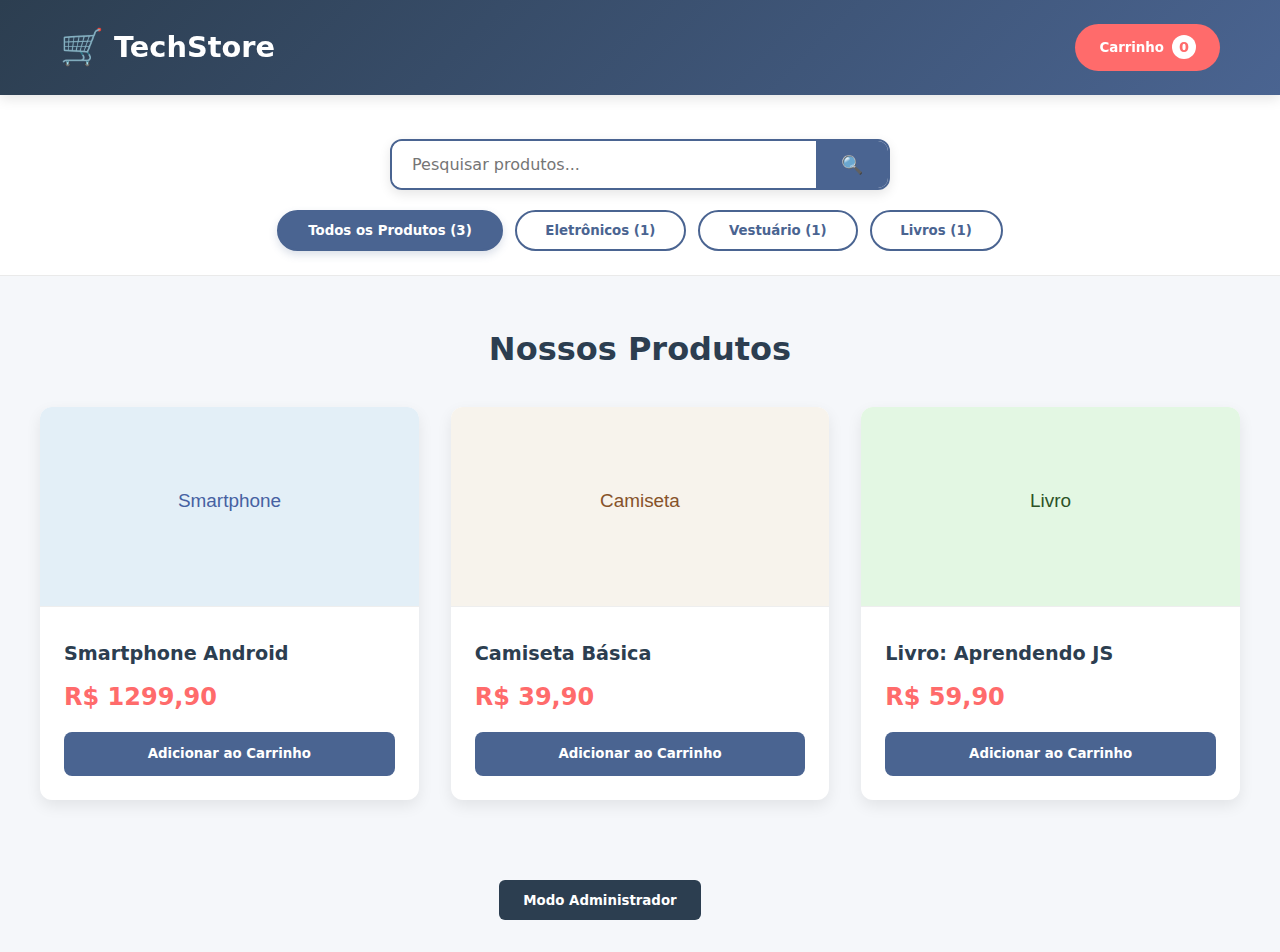
<file: index.html>
<!DOCTYPE html>
<html lang="en">
<head>
    <meta charset="UTF-8">
    <meta name="viewport" content="width=device-width, initial-scale=1.0">
    <title>Loja Virtual</title>
    <link rel="stylesheet" href="estilo.css">
</head>
<body>

	<!-- CABEÇALHO COM LOGO E CARRINHO -->
    <header>
        <div class="container header-content">
            <div class="logo">
                <span class="logo-icon">🛒</span>
                <span>TechStore</span>
            </div>
            <div class="carrinho-wrapper">
                <button id="carrinho-btn">
                    <span>Carrinho</span>
                    <span id="contador-carrinho">0</span>
                </button>
            </div>
        </div>
    </header>

    <!-- MENU DE CATEGORIAS -->
    <section class="categorias-section">
        
        <div class="container">
            <form action="" style="text-align: center;">
            <div class="barra-pesquisa">
                <input 
                    type="search" 
                    id="campo-pesquisa" 
                    placeholder="Pesquisar produtos..." 
                    aria-label="Campo de pesquisa de produtos"
                >
                <button id="botao-pesquisa" aria-label="Pesquisar">
                    🔍
                </button>
            </div>
            
        </form>
            <div class="categorias">
                <button data-categoria="todos" class="ativa">Todos os Produtos</button>
                <!-- Os botões serão gerados dinamicamente via JavaScript -->
            </div>
        </div>
    </section>

    <!-- CATÁLOGO DE PRODUTOS -->
    <main class="container catalogo-section">
        <h2 id="titulo-catalogo">Nossos Produtos</h2>
        <div class="produtos-grid" id="catalogo-produtos">
            <!-- Os produtos serão renderizados aqui via JavaScript -->
            <div class="produto-card">
                <img src="[data-uri]" alt="Produto exemplo" class="produto-imagem">
                <div class="produto-info">
                    <h3 class="produto-nome">Produto de Exemplo</h3>
                    <p class="produto-preco">R$ 99,90</p>
                    <button class="btn-adicionar" data-id="1">Adicionar ao Carrinho</button>
                </div>
            </div>
        </div>
    </main>

    <!-- CARRINHO SIDEBAR (OCULTO POR PADRÃO) -->
    <aside id="carrinho-sidebar">
        <div class="carrinho-header">
            <h3 class="carrinho-titulo">Seu Carrinho</h3>
            <button class="fechar-carrinho">×</button>
        </div>
        <div id="carrinho-itens">
            <!-- Itens do carrinho serão renderizados aqui -->
            <div class="carrinho-vazio">Seu carrinho está vazio</div>
        </div>
        <div id="carrinho-total" style="display: none;">
            <hr>
            <div style="display: flex; justify-content: space-between; font-size: 1.3rem; font-weight: bold; margin-top: 1rem;">
                <span>Total:</span>
                <span id="total-valor">R$ 0,00</span>
            </div>
            <button id="finalizar-compra" style="width: 100%; padding: 1rem; background: #27ae60; color: white; border: none; border-radius: 8px; margin-top: 1.5rem; font-weight: 600; cursor: pointer;">
                Finalizar Compra
            </button>
        </div>
    </aside>

    <!-- ÁREA ADMINISTRATIVA (ESCONDIDA) -->
    <div class="container admin-toggle">
        <button id="btn-admin">Modo Administrador</button>
    </div>

    <form id="formulario-admin" class="container">
        <h3 style="text-align: center; margin-bottom: 1.5rem; color: #2c3e50;">Cadastrar Novo Produto</h3>
        
        <div class="form-group">
            <label for="admin-nome">Nome do Produto</label>
            <input type="text" id="admin-nome" required>
        </div>
        
        <div class="form-group">
            <label for="admin-preco">Preço (R$)</label>
            <input type="number" id="admin-preco" step="0.01" min="0" required>
        </div>
        
        <div class="form-group">
            <label for="admin-categoria">Categoria</label>
            <select id="admin-categoria" required>
                <option value="">Selecione...</option>
                <option value="eletronicos">Eletrônicos</option>
                <option value="vestuario">Vestuário</option>
                <option value="livros">Livros</option>
                <option value="moveis">Móveis</option>
            </select>
        </div>
        
        <div class="form-group">
            <label for="admin-imagem">Imagem do Produto</label>
            <input type="file" id="admin-imagem" accept="image/*" required>
            <small style="color: #666; display: block; margin-top: 5px;">Use imagens quadradas para melhor visualização</small>
        </div>
        
        <button type="submit" class="btn-submit">Cadastrar Produto</button>
    </form>

    <!-- OVERLAY PARA CARRINHO -->
    <div id="overlay" style="display: none; position: fixed; top: 0; left: 0; width: 100%; height: 100%; background: rgba(0,0,0,0.5); z-index: 999;"></div>
    
   <script src="script.js"></script>
</body>
</html>
</file>
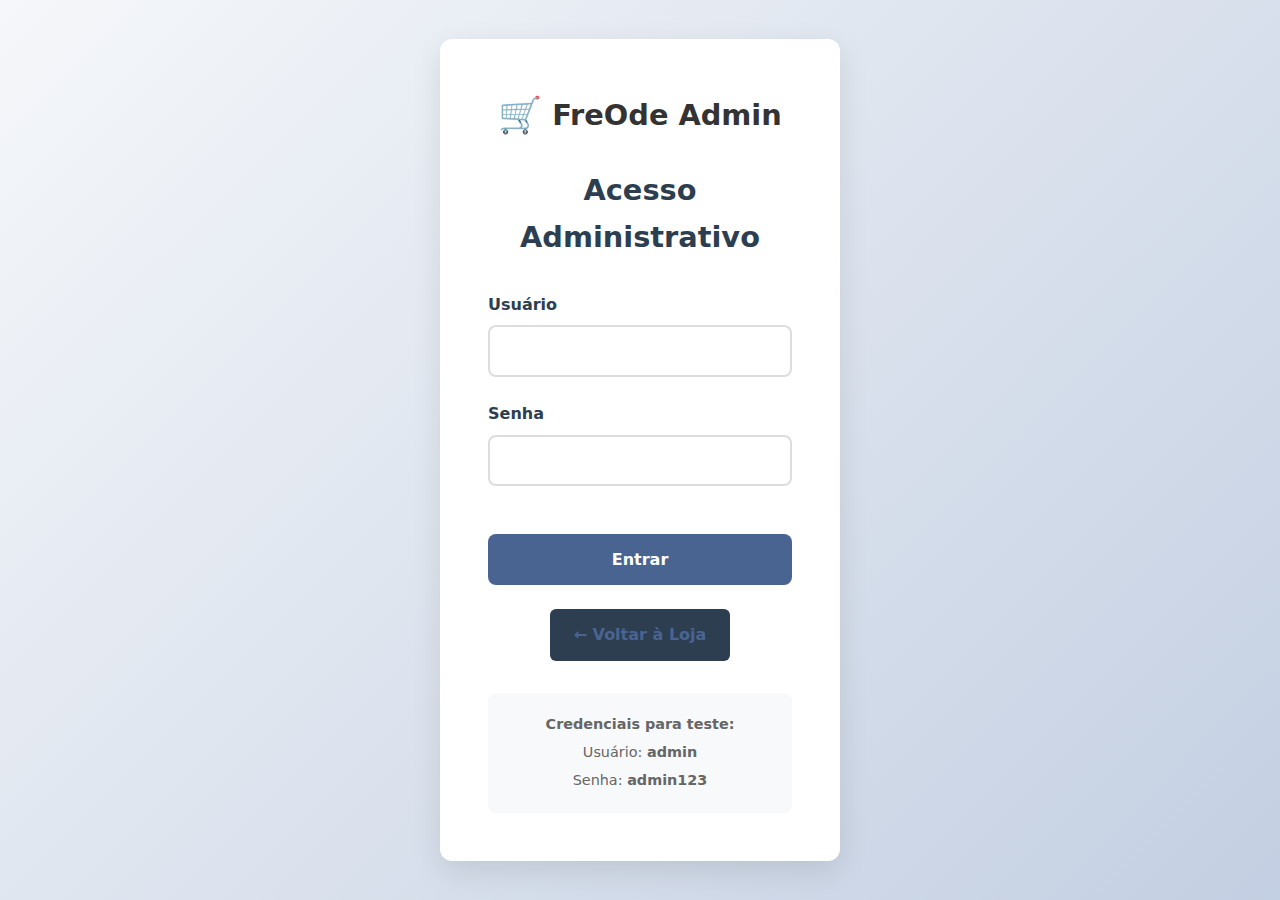
<file: login.html>
<!DOCTYPE html>
<html lang="pt">
<head>
    <meta charset="UTF-8">
    <meta name="viewport" content="width=device-width, initial-scale=1.0">
    <title>Login Admin - FreOde</title>
    <link rel="stylesheet" href="estiloAdmin.css">
    <style>
        /* Estilos específicos para a página de login */
        .login-page {
            min-height: 100vh;
            display: flex;
            align-items: center;
            justify-content: center;
            background: linear-gradient(135deg, #f5f7fa 0%, #c3cfe2 100%);
            padding: 2rem;
        }
        
        .login-container {
            background: white;
            padding: 3rem;
            border-radius: 12px;
            box-shadow: 0 10px 30px rgba(0,0,0,0.1);
            width: 100%;
            max-width: 400px;
            text-align: center;
        }
        
        .login-title {
            color: #2c3e50;
            margin-bottom: 2rem;
            font-size: 1.8rem;
        }
        
        .btn-voltar {
            display: inline-block;
            margin-top: 1.5rem;
            color: #4a6491;
            text-decoration: none;
            font-weight: 600;
        }
        
        .btn-voltar:hover {
            text-decoration: underline;
        }
        
        .cred-test {
            margin-top: 2rem;
            padding: 1rem;
            background: #f8f9fa;
            border-radius: 8px;
            font-size: 0.9rem;
            color: #666;
        }
        
        .cred-test p {
            margin: 0.3rem 0;
        }
    </style>
</head>
<body>
    <div class="login-page">
        <div class="login-container">
            <div class="logo" style="justify-content: center; margin-bottom: 1.5rem;">
                <span class="logo-icon">🛒</span>
                <span>FreOde Admin</span>
            </div>
            
            <h2 class="login-title">Acesso Administrativo</h2>
            
            <form id="form-login">
                <div class="form-group">
                    <label for="usuario">Usuário</label>
                    <input type="text" id="usuario" required>
                </div>
                <div class="form-group">
                    <label for="senha">Senha</label>
                    <input type="password" id="senha" required>
                </div>
                <button type="submit" class="btn-login">Entrar</button>
                <div id="mensagem-erro" class="mensagem-erro">Usuário ou senha incorretos!</div>
            </form>
            
            <a href="index.html" class="btn-voltar">← Voltar à Loja</a>
            
            <div class="cred-test">
                <p><strong>Credenciais para teste:</strong></p>
                <p>Usuário: <strong>admin</strong></p>
                <p>Senha: <strong>admin123</strong></p>
            </div>
        </div>
    </div>

    <script>
        // Credenciais de acesso
        const USUARIO_ADMIN = "admin";
        const SENHA_ADMIN = "admin123";
        
        // Elementos
        const formLogin = document.getElementById('form-login');
        const mensagemErro = document.getElementById('mensagem-erro');
        
       
        
        // Evento de login
        formLogin.addEventListener('submit', function(e) {
            e.preventDefault();
            
            const usuario = document.getElementById('usuario').value;
            const senha = document.getElementById('senha').value;
            
            if (usuario === USUARIO_ADMIN && senha === SENHA_ADMIN) {
                // Login bem-sucedido
                localStorage.setItem('admin_logado', 'true');
                // Redirecionar para o painel admin
                window.location.href = 'admin.html';
            } else {
                // Login falhou
                mensagemErro.style.display = 'block';
                setTimeout(() => {
                    mensagemErro.style.display = 'none';
                }, 3000);
            }
        });
    </script>
</body>
</html>
</file>
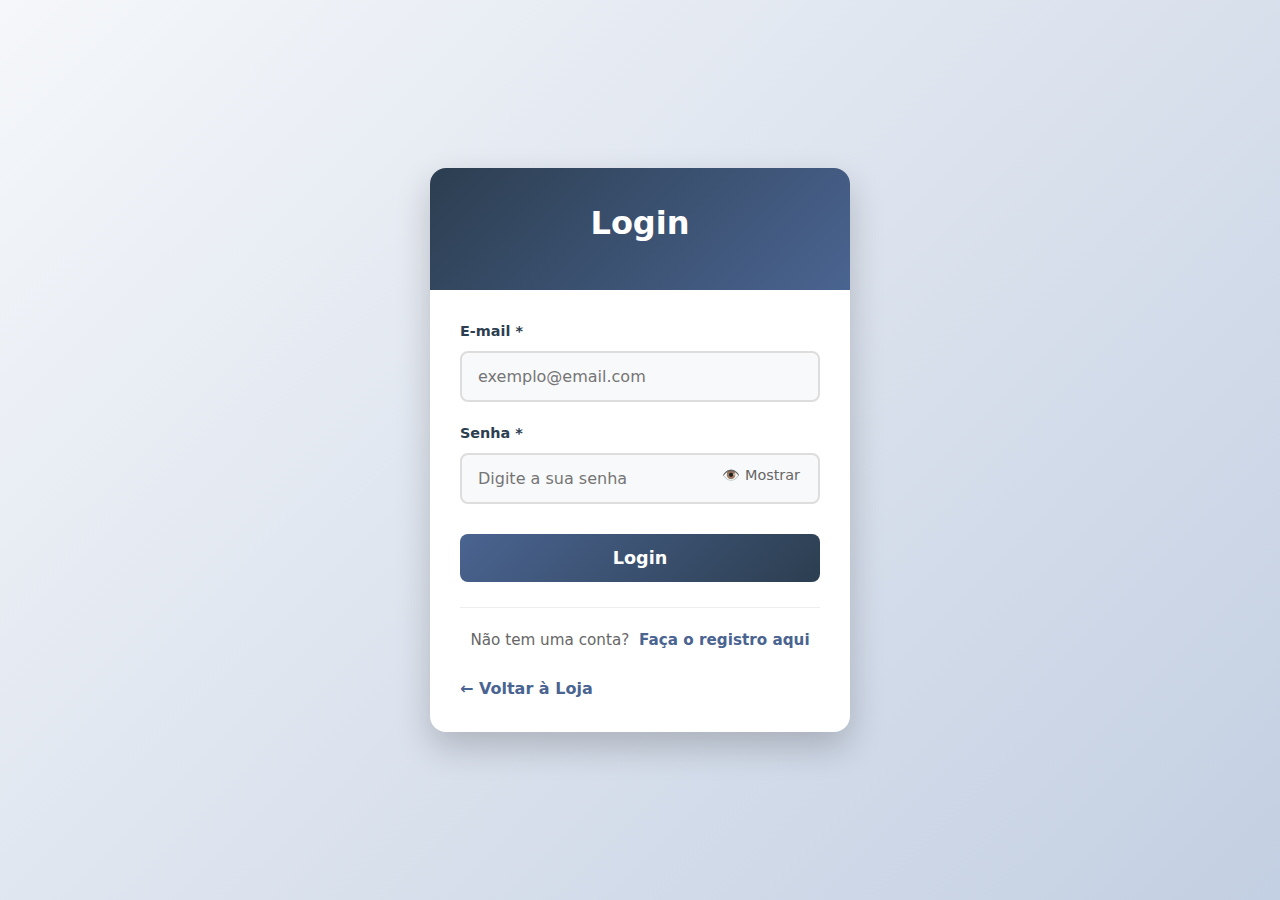
<file: html/login.html>
<!DOCTYPE html>
<html lang="pt">
<head>
    <meta charset="UTF-8">
    <meta name="viewport" content="width=device-width, initial-scale=1.0">
    <title>Cadastro - Loja Virtual</title>
    <link rel="stylesheet" href="../css/estilo.css">
    <link rel="stylesheet" href="../css/registro.css">
</head>
<body class="pagina-registro">
    <div class="registro-container">
        <div class="registro-header">
            <h1>Login</h1>
        </div>
        
        <div class="registro-form">
            
            <div id="mensagem-erro" class="mensagem-erro">Usuário ou senha incorretos!</div>
            
            <form id="formulario-login" method="post">
                
                <div class="form-group">
                    <label for="email">E-mail *</label>
                    <input type="email" id="email" name="email" placeholder="exemplo@email.com" required>
                </div>
                
                <div class="form-group">
                    <label for="senha">Senha *</label>
                    <input type="password" id="senha" name="senha" placeholder="Digite a sua senha" required>
                    <button type="button" class="show-password" id="toggle-senha">👁️ Mostrar</button>
                </div>
                
                
                <button type="submit" class="btn-registro" id="btn-login">
                    Login
                </button>
                
            </form>
            
            <div class="login-link">
                Não tem uma conta? <a href="registro.html">Faça o registro aqui</a>
            </div>
            
            <a href="../index.html" class="btn-voltar">← Voltar à Loja</a>
        </div>
    </div>

    <script src="../javascript/registro.js"></script>
</body>
</html>
</file>
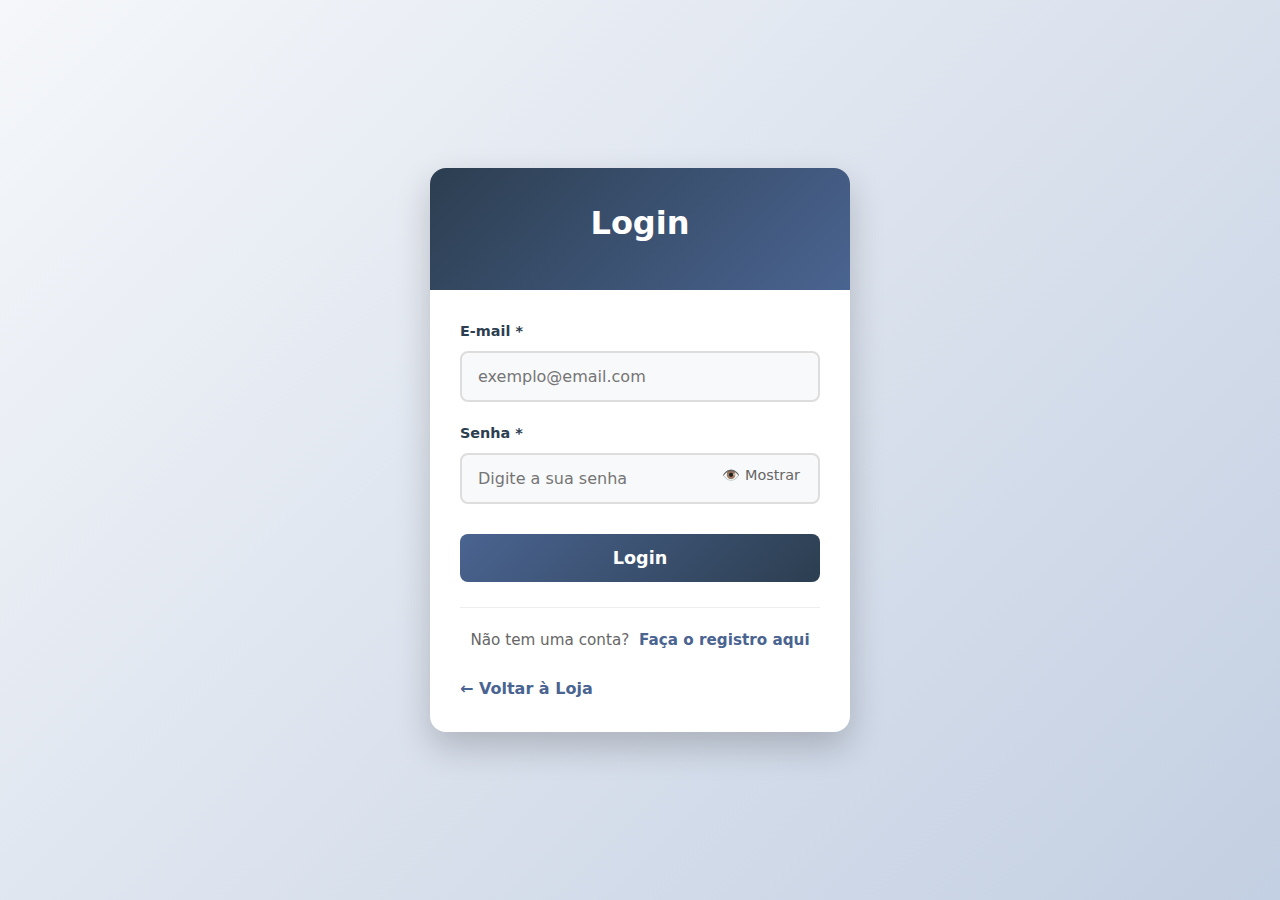
<file: html/minha_conta.html>
<!DOCTYPE html>
<html lang="pt">
<head>
    <meta charset="UTF-8">
    <meta name="viewport" content="width=device-width, initial-scale=1.0">
    <title>Minha Conta - FreOde</title>

    <link rel="stylesheet" href="../css/estiloCliente.css">
    
    
</head>
<body>

    <!-- Cabeçalho similar ao Admin -->
    <header>
        <div class="container header-content">

              <button id="menu-toggle" class="menu-toggle" aria-label="Abrir menu">
                ☰
            </button>
            <div class="logo">
                <span class="logo-icon">🛒</span>
                <span>Minha Conta - FreOde</span>
            </div>
            <div class="header-actions">
                
                <!-- Carrinho no cabeçalho -->
                <div class="carrinho-wrapper">
                    <button id="carrinho-btn" class="btn-carrinho">
                        🛒 Carrinho <span id="contador-carrinho">0</span>
                    </button>
                </div>
            </div>
        </div>
    </header>

    <!-- CARRINHO SIDEBAR (OCULTO POR PADRÃO) -->
    <aside id="carrinho-sidebar">
        <div class="carrinho-header">
            <h3 class="carrinho-titulo">Seu Carrinho</h3>
            <button class="fechar-carrinho">×</button>
        </div>
        <div id="carrinho-itens">
            <!-- Itens do carrinho serão renderizados aqui -->
            <div class="carrinho-vazio">Seu carrinho está vazio</div>
        </div>
        <div id="carrinho-total" style="display: none;">
            <hr>
            <div style="display: flex; justify-content: space-between; font-size: 1.3rem; font-weight: bold; margin-top: 1rem;">
                <span>Total:</span>
                <span id="total-valor">R$ 0,00</span>
            </div>
            <button id="finalizar-compra" style="width: 100%; padding: 1rem; background: #27ae60; color: white; border: none; border-radius: 8px; margin-top: 1.5rem; font-weight: 600; cursor: pointer;">
                Finalizar Compra
            </button>
        </div>
    </aside>

    <!-- OVERLAY PARA CARRINHO -->
    <div id="overlay" style="display: none; position: fixed; top: 0; left: 0; width: 100%; height: 100%; background: rgba(0,0,0,0.5); z-index: 999;"></div>

    <!-- Modal para descrição do produto -->
        <div id="modal-descricao" class="modal-descricao">
            <div class="modal-descricao-content">
                <span class="fechar-modal-descricao">&times;</span>
                <div class="modal-descricao-header">
                    <h3 id="modal-descricao-titulo"></h3>
                    <p id="modal-descricao-preco" class="modal-preco"></p>
                </div>
                <div class="modal-descricao-body">
                    <div class="modal-imagem-container">
                        <img id="modal-descricao-imagem" src="" alt="" class="modal-imagem">
                    </div>
                    <div class="modal-info-container">
                        <div class="modal-estoque-container">
                            <span id="modal-descricao-estoque" class="modal-estoque"></span>
                        </div>
                        <h4>Descrição:</h4>
                        <p id="modal-descricao-texto" class="modal-texto"></p>
                        <button id="modal-btn-adicionar" class="modal-btn-adicionar">
                            Adicionar ao Carrinho
                        </button>
                    </div>
                </div>
            </div>
        </div>

    <div id="conta-area">
        <div class="admin-container">
            <div class="admin-header">
                <h2>Minha Conta</h2>
                <div class="header-info">
                    <span id="usuario-bemvindo">Bem-vindo!</span>
                </div>
            </div>
            
            <div class="admin-layout">
                <!-- Menu Lateral -->
                <div class="admin-sidebar">
                    <div class="sidebar-header">
                        <div class="usuario-info">
                            <div class="usuario-avatar">👤</div>
                            <div class="usuario-detalhes">
                                <h4 id="usuario-nome">Carregando...</h4>
                                <small id="usuario-email"></small>
                                <div class="usuario-status">
                                    <span class="status-badge">Cliente</span>
                                </div>
                            </div>
                        </div>
                    </div>
                    
                    <nav class="sidebar-nav">
                        
                        <button class="nav-item active" data-page="produtos">
                            <span class="nav-icon">🛍️</span>
                            <span class="nav-text">Produtos</span>
                        </button>

                        <button class="nav-item" data-page="pedidos">
                            <span class="nav-icon">📋</span>
                            <span class="nav-text">Meus Pedidos</span>
                            <span class="nav-badge" id="badge-pedidos">0</span>
                        </button>
                        
                        
                        
                        <button class="nav-item" data-page="favoritos">
                            <span class="nav-icon">❤️</span>
                            <span class="nav-text">Favoritos</span>
                            <span class="nav-badge" id="badge-favoritos">0</span>
                        </button>

                        <button class="nav-item" data-page="perfil">
                            <span class="nav-icon">👤</span>
                            <span class="nav-text">Meu Perfil</span>
                        </button>
                    </nav>
                    
                    <div class="sidebar-footer">
                        <button id="btn-logout" class="btn-logout">
                            <span class="logout-icon">🚪</span>
                            Sair da Conta
                        </button>
                    </div>
                </div>
                
                <!-- Conteúdo Principal -->

                 <!-- Página Produtos -->
                    <div id="page-produtos" class="admin-page active">
                        <div class="page-header">
                            <h2 id="titulo-catalogo"> Nossos Produtos</h2>
                            <p>Explore nossa seleção de produtos</p>
                        </div>
                        
                        <!-- Filtros de Categoria -->
                        <div class="categorias-section">
                            <div class="categorias">
                                <button data-categoria="todos" class="ativa">Todos os Produtos</button>
                                <!-- Categorias serão carregadas dinamicamente -->
                            </div>
                        </div>
                        
                        <!-- Barra de Pesquisa -->
                        <div class="barra-pesquisa">
                            <input type="text" id="campo-pesquisa" placeholder="Buscar produtos...">
                            <button id="botao-pesquisa">🔍</button>
                        </div>
                        
                        <!-- Grid de Produtos -->
                        <div class="produtos-grid" id="catalogo-produtos">
                            <!-- Produtos serão carregados aqui -->
                            <div class="loading-container">
                                <div class="loading">Carregando produtos...</div>
                            </div>
                        </div>
                    </div>
                
                    
                    <!-- Página Pedidos (SIMPLIFICADA) -->
                    <div id="page-pedidos" class="admin-page">
                        <div class="page-header">
                            <h3>📋 Meus Pedidos</h3>
                            <p>Histórico de todas as suas compras</p>
                        </div>
                        
                        <div class="pedidos-container" id="lista-pedidos">
                            <!-- Pedidos serão carregados aqui -->
                            <div class="loading-container">
                                <div class="loading">Carregando seus pedidos...</div>
                            </div>
                        </div>
                        
                        <div class="sem-pedidos" id="sem-pedidos" style="display: none;">
                            <div class="empty-state">
                                <div class="empty-icon">📦</div>
                                <h4>Nenhum pedido encontrado</h4>
                                <p>Você ainda não fez nenhuma compra em nossa loja.</p>
                                <button class="btn-comprar" id="btn-explorar-produtos">
                                    🛍️ Explorar Produtos
                                </button>
                            </div>
                        </div>
                    </div>
                    
                   
                    
                    <!-- Página Favoritos -->
                    <div id="page-favoritos" class="admin-page">
                        <div class="page-header">
                            <h3>❤️ Meus Favoritos</h3>
                            <p>Produtos que você salvou para depois</p>
                        </div>
                        
                        <!--<div class="favoritos-info">
                            <p>Você tem <span id="total-favoritos">0</span> produto(s) favoritado(s)</p>
                            <button id="btn-limpar-favoritos" class="btn-limpar">
                                🗑️ Limpar Todos os Favoritos
                            </button>
                        </div>-->
                        
                        <div class="produtos-grid favoritos-grid" id="lista-favoritos">
                            <!-- Produtos favoritos serão carregados aqui -->
                            <div class="loading-container">
                                <div class="loading">Carregando seus favoritos...</div>
                            </div>
                        </div>
                        
                        <div class="sem-favoritos" id="sem-favoritos" style="display: none;">
                            <div class="empty-state">
                                <div class="empty-icon">❤️</div>
                                <h4>Nenhum produto favoritado</h4>
                                <p>Adicione produtos aos favoritos para encontrá-los facilmente depois.</p>
                                <button class="btn-comprar" id="btn-explorar-produtos-favoritos">
                                    🛍️ Explorar Produtos
                                </button>
                            </div>
                        </div>
                    </div>


                    <div class="admin-main">
                    <!-- Página Perfil -->
                    <div id="page-perfil" class="admin-page">
                        <div class="page-header">
                            <h3>👤 Meu Perfil</h3>
                            <p>Gerencie suas informações pessoais</p>
                        </div>
                        
                        <div class="form-container">
                            <form id="form-perfil">
                                <div class="form-grid">
                                    <div class="form-group">
                                        <label for="perfil-nome">Nome Completo *</label>
                                        <input type="text" id="perfil-nome" required>
                                    </div>
                                    
                                    <div class="form-group">
                                        <label for="perfil-email">E-mail *</label>
                                        <input type="email" id="perfil-email" required readonly>
                                        <small class="form-hint">Para alterar o e-mail, entre em contato com o suporte</small>
                                    </div>
                                    
                                    <div class="form-group">
                                        <label for="perfil-data-cadastro">Data de Cadastro</label>
                                        <input type="text" id="perfil-data-cadastro" readonly class="readonly-field">
                                    </div>
                                    
                                    
                                    <div class="form-group">
                                        <label for="perfil-ultimo-pedido">Último Pedido</label>
                                        <input type="text" id="perfil-ultimo-pedido" value="Nenhum" readonly class="readonly-field">
                                    </div>
                                </div>
                                
                                <div class="section-divider">
                                    <h4>Alterar Senha</h4>
                                    <p>Deixe em branco se não quiser alterar</p>
                                </div>
                                
                                <div class="form-grid">
                                    <div class="form-group">
                                        <label for="perfil-senha-atual">Senha Atual *</label>
                                        <input type="password" id="perfil-senha-atual" required>
                                        <small class="form-hint">Necessária para confirmar alterações</small>
                                    </div>
                                    
                                    <div class="form-group">
                                        <label for="perfil-nova-senha">Nova Senha</label>
                                        <input type="password" id="perfil-nova-senha" placeholder="Mínimo 8 caracteres">
                                        <div class="password-strength">
                                            <div class="strength-meter" id="perfil-strength-meter"></div>
                                        </div>
                                        <small class="form-hint" id="perfil-strength-text"></small>
                                    </div>
                                    
                                    <div class="form-group">
                                        <label for="perfil-confirmar-senha">Confirmar Nova Senha</label>
                                        <input type="password" id="perfil-confirmar-senha" placeholder="Repita a nova senha">
                                    </div>
                                </div>
                                
                                <div class="form-actions">
                                    <button type="submit" class="btn-submit">
                                        <span class="btn-icon">💾</span>
                                        Salvar Alterações
                                    </button>
                                    <button type="button" class="btn-cancelar" id="btn-cancelar-perfil">
                                        Cancelar
                                    </button>
                                </div>
                            </form>
                        </div>
                    </div>

                </div>
            </div>
        </div>
    </div>

    <!-- Modal Detalhes do Pedido -->
    <div id="modal-detalhes-pedido" class="modal-overlay">
        <div class="modal-container modal-grande">
            <div class="modal-header">
                <h3>Detalhes do Pedido</h3>
                <button class="btn-fechar-modal">&times;</button>
            </div>
            <div class="modal-body" id="modal-detalhes-conteudo">
                <!-- Conteúdo será preenchido via JavaScript -->
            </div>
            <div class="modal-footer">
                <button class="btn-fechar-modal">Fechar</button>
            </div>
        </div>
    </div>

    <!-- Modal Resumo da Compra -->
    <div id="modal-resumo-compra" class="modal-overlay">
        <div class="modal-container modal-medio">
            <div class="modal-header">
                <h3>✅ Compra Finalizada!</h3>
                <button class="btn-fechar-modal">&times;</button>
            </div>
            <div class="modal-body" id="modal-resumo-conteudo">
                <!-- Resumo da compra será preenchido aqui -->
            </div>
            <div class="modal-footer">
                <button class="btn-fechar-modal" id="btn-fechar-resumo">Continuar Comprando</button>
            </div>
        </div>
    </div>

    <!-- JavaScript da Página Principal (reaproveitado) -->
    <script src="../javascript/script.js" defer></script>
    
    <!-- JavaScript específico para a conta do usuário -->
    <script src="../javascript/cliente.js"></script>
</body>
</html>
</file>
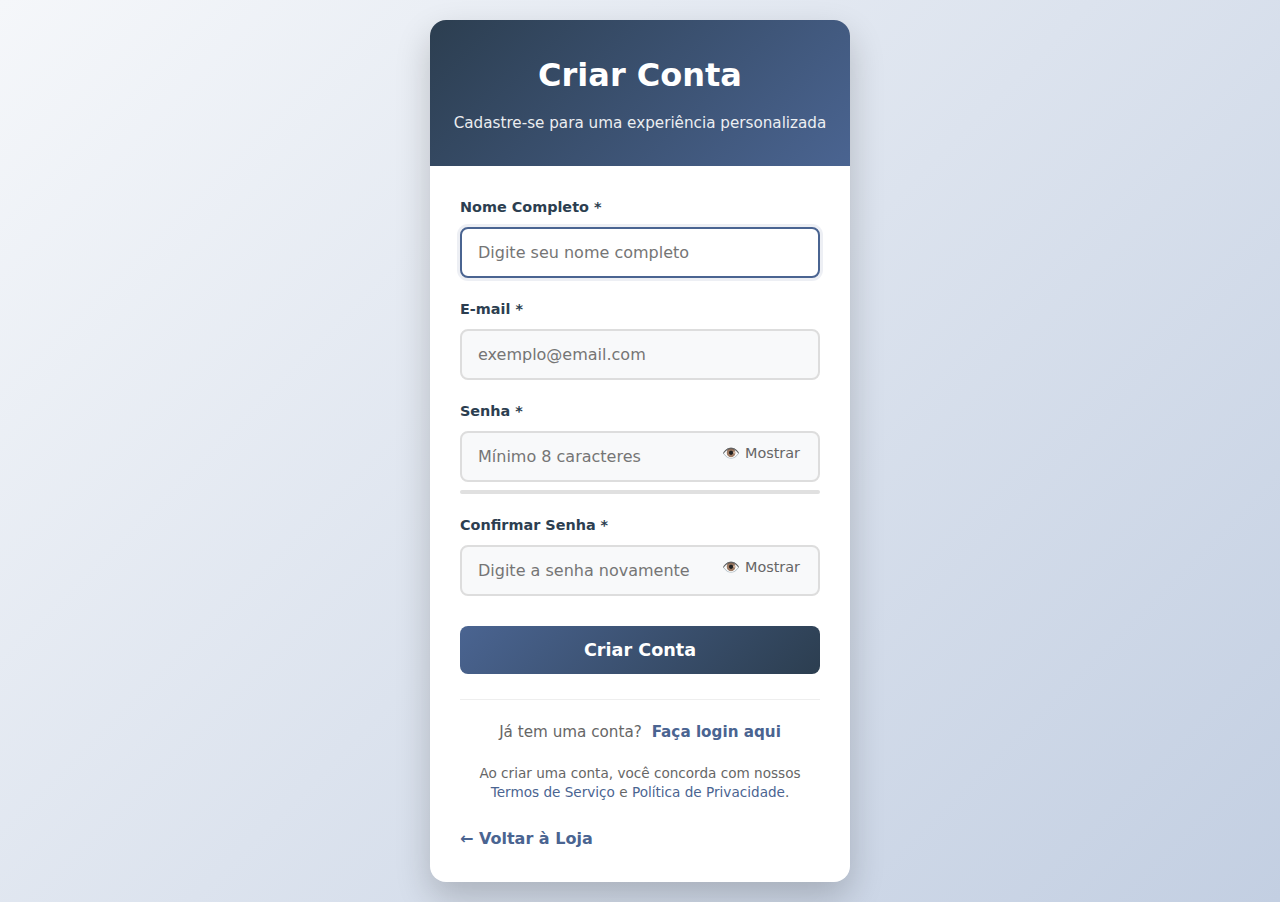
<file: html/registro.html>
<!DOCTYPE html>
<html lang="pt">
<head>
    <meta charset="UTF-8">
    <meta name="viewport" content="width=device-width, initial-scale=1.0">
    <title>Cadastro - Loja Virtual</title>
    <link rel="stylesheet" href="../css/estilo.css">
    <link rel="stylesheet" href="../css/registro.css">
</head>
<body class="pagina-registro">
    <div class="registro-container">
        <div class="registro-header">
            <h1>Criar Conta</h1>
            <p>Cadastre-se para uma experiência personalizada</p>
        </div>
        
        <div class="registro-form">
            <div id="mensagem-sucesso" class="mensagem-sucesso"></div>
            <div id="mensagem-erro" class="mensagem-erro"></div>
            
            <form id="formulario-registro">
                <div class="form-group">
                    <label for="nome">Nome Completo *</label>
                    <input type="text" id="nome" name="nome" placeholder="Digite seu nome completo" required>
                    <div class="error-message" id="erro-nome"></div>
                </div>
                
                <div class="form-group">
                    <label for="email">E-mail *</label>
                    <input type="email" id="email" name="email" placeholder="exemplo@email.com" required>
                    <div class="error-message" id="erro-email"></div>
                </div>
                
                <div class="form-group">
                    <label for="senha">Senha *</label>
                    <input type="password" id="senha" name="senha" placeholder="Mínimo 8 caracteres" required minlength="8">
                    <button type="button" class="show-password" id="toggle-senha">👁️ Mostrar</button>
                    <div class="password-strength">
                        <div class="strength-meter" id="strength-meter"></div>
                    </div>
                    <div class="strength-text" id="strength-text"></div>
                    <div class="error-message" id="erro-senha"></div>
                </div>
                
                <div class="form-group">
                    <label for="confirmar-senha">Confirmar Senha *</label>
                    <input type="password" id="confirmar-senha" name="confirmar-senha" placeholder="Digite a senha novamente" required>
                    <button type="button" class="show-password" id="toggle-confirmar">👁️ Mostrar</button>
                    <div class="error-message" id="erro-confirmar"></div>
                </div>
                
                <button type="submit" class="btn-registro" id="btn-registro">
                    Criar Conta
                </button>
            </form>
            
            <div class="login-link">
                Já tem uma conta? <a href="login.html">Faça login aqui</a>
            </div>
            
            <div class="termos-condicoes">
                Ao criar uma conta, você concorda com nossos 
                <a href="#" onclick="alert('Termos de serviço em construção'); return false;">Termos de Serviço</a> 
                e 
                <a href="#" onclick="alert('Política de privacidade em construção'); return false;">Política de Privacidade</a>.
            </div>

            <a href="../index.html" class="btn-voltar">← Voltar à Loja</a>
        </div>
        
    </div>

    <script src="../javascript/registro.js"></script>
</body>
</html>
</file>
<file: estiloAdmin.css>
* {
    margin: 0;
    padding: 0;
    box-sizing: border-box;
    font-family: 'Segoe UI', system-ui, sans-serif;
}

body {
    background-color: #f5f7fa;
    color: #333;
    line-height: 1.6;
}

.container {
    max-width: 1200px;
    margin: 0 auto;
    padding: 0 20px;
}

/* CABEÇALHO */
header {
    background: linear-gradient(135deg, #2c3e50 0%, #4a6491 100%);
    color: white;
    padding: 1.2rem 0;
    box-shadow: 0 4px 12px rgba(0,0,0,0.1);
    position: sticky;
    top: 0;
    z-index: 100;
}

.header-content {
    display: flex;
    justify-content: space-between;
    align-items: center;
}

.logo {
    font-size: 1.8rem;
    font-weight: 700;
    display: flex;
    align-items: center;
    gap: 10px;
}

.logo-icon {
    font-size: 2.2rem;
}

/* ================ LOGIN ================ */
#login-area {
    min-height: 80vh;
    display: flex;
    align-items: center;
    justify-content: center;
    padding: 2rem;
}

.login-container {
    background: white;
    padding: 3rem;
    border-radius: 12px;
    box-shadow: 0 6px 15px rgba(0,0,0,0.08);
    width: 100%;
    max-width: 400px;
    text-align: center;
}

.login-container h2 {
    color: #2c3e50;
    margin-bottom: 2rem;
    font-size: 1.8rem;
}

/* ================ ADMIN ÁREA ================ */
#admin-area {
    padding: 2rem 0;
}

.admin-container {
    max-width: 1200px;
    margin: 0 auto;
    padding: 0 20px;
}

.admin-header {
    display: flex;
    justify-content: space-between;
    align-items: center;
    margin-bottom: 2.5rem;
    padding-bottom: 1.5rem;
    border-bottom: 2px solid #eee;
}

.admin-header h2 {
    color: #2c3e50;
    font-size: 2rem;
    margin: 0;
}

.btn-voltar {
    background: #2c3e50;
    color: white;
    padding: 0.8rem 1.5rem;
    border-radius: 6px;
    text-decoration: none;
    font-weight: 600;
    transition: background 0.3s ease;
}

.btn-voltar:hover {
    background: #1c2c40;
}

/* ================ GRID ADMIN ================ */
.admin-grid {
    display: grid;
    grid-template-columns: 1fr 1fr;
    gap: 2.5rem;
}

@media (max-width: 900px) {
    .admin-grid {
        grid-template-columns: 1fr;
    }
}

/* ================ SEÇÕES ADMIN ================ */
.admin-section {
    background: white;
    padding: 2.5rem;
    border-radius: 12px;
    box-shadow: 0 6px 15px rgba(0,0,0,0.08);
}

.admin-section h3 {
    color: #2c3e50;
    margin-bottom: 1.8rem;
    font-size: 1.5rem;
}

/* ================ FORMULÁRIO ================ */
.form-group {
    margin-bottom: 1.5rem;
    text-align: left;
}

.form-group label {
    display: block;
    margin-bottom: 0.5rem;
    font-weight: 600;
    color: #2c3e50;
    font-size: 1rem;
}

.form-group input,
.form-group select {
    width: 100%;
    padding: 0.9rem;
    border: 2px solid #ddd;
    border-radius: 8px;
    font-size: 1rem;
    background: white;
}

.form-group input:focus,
.form-group select:focus {
    border-color: #4a6491;
    outline: none;
}

.form-group small {
    color: #666;
    font-size: 0.85rem;
    margin-top: 5px;
    display: block;
}

/* ================ BOTÕES ================ */
.btn-login {
    background: #4a6491;
    color: white;
    border: none;
    padding: 1rem 2rem;
    border-radius: 8px;
    font-weight: 600;
    cursor: pointer;
    width: 100%;
    font-size: 1rem;
    transition: background 0.3s ease;
    margin-top: 1.5rem;
}

.btn-login:hover {
    background: #3a5481;
}

.btn-submit {
    background: #27ae60;
    color: white;
    border: none;
    padding: 1rem 2rem;
    border-radius: 8px;
    font-weight: 600;
    cursor: pointer;
    width: 100%;
    font-size: 1rem;
    transition: background 0.3s ease;
    margin-top: 0.5rem;
}

.btn-submit:hover {
    background: #219653;
}

.btn-salvar {
    background: #3498db;
    color: white;
    border: none;
    padding: 1rem 2rem;
    border-radius: 8px;
    font-weight: 600;
    cursor: pointer;
    width: 100%;
    font-size: 1rem;
    transition: background 0.3s ease;
    margin-top: 1rem;
}

.btn-salvar:hover {
    background: #2980b9;
}

/* ================ LISTA DE PRODUTOS ================ */
.produtos-lista {
    max-height: 500px;
    overflow-y: auto;
    margin-top: 1.5rem;
    padding-right: 10px;
}

/* Scrollbar personalizada */
.produtos-lista::-webkit-scrollbar {
    width: 6px;
}

.produtos-lista::-webkit-scrollbar-track {
    background: #f1f1f1;
    border-radius: 3px;
}

.produtos-lista::-webkit-scrollbar-thumb {
    background: #c1c1c1;
    border-radius: 3px;
}

.produtos-lista::-webkit-scrollbar-thumb:hover {
    background: #a8a8a8;
}

/* ================ ITENS DE PRODUTO ================ */
.produto-admin-item {
    display: flex;
    justify-content: space-between;
    align-items: center;
    padding: 1.2rem;
    border-bottom: 1px solid #eee;
    background: #f8f9fa;
    border-radius: 8px;
    margin-bottom: 0.8rem;
    transition: all 0.3s ease;
}

.produto-admin-item:hover {
    transform: translateY(-2px);
    box-shadow: 0 4px 12px rgba(0,0,0,0.08);
    background: white;
}

.produto-admin-info h4 {
    color: #2c3e50;
    margin-bottom: 5px;
    font-size: 1.1rem;
}

.produto-admin-info p {
    color: #666;
    font-size: 0.9rem;
    margin: 3px 0;
}

.produto-admin-info small {
    color: #888;
    font-size: 0.85rem;
}

/* ================ BOTÕES DO PRODUTO ================ */
.produto-admin-botoes {
    display: flex;
    gap: 10px;
}

.btn-editar {
    background: #3498db;
    color: white;
    border: none;
    padding: 0.6rem 1.2rem;
    border-radius: 6px;
    cursor: pointer;
    font-weight: 600;
    font-size: 0.9rem;
    transition: all 0.3s ease;
    white-space: nowrap;
}

.btn-editar:hover {
    background: #2980b9;
    transform: scale(1.05);
}

.btn-eliminar {
    background: #ff6b6b;
    color: white;
    border: none;
    padding: 0.6rem 1.2rem;
    border-radius: 6px;
    cursor: pointer;
    font-weight: 600;
    font-size: 0.9rem;
    transition: all 0.3s ease;
    white-space: nowrap;
}

.btn-eliminar:hover {
    background: #ff5252;
    transform: scale(1.05);
}

/* ================ MODAL DE EDIÇÃO ================ */
.modal-overlay {
    display: none;
    position: fixed;
    top: 0;
    left: 0;
    width: 100%;
    height: 100%;
    background: rgba(0, 0, 0, 0.5);
    z-index: 1000;
    align-items: center;
    justify-content: center;
}

.modal-container {
    background: white;
    padding: 2.5rem;
    border-radius: 12px;
    box-shadow: 0 8px 30px rgba(0,0,0,0.2);
    width: 90%;
    max-width: 500px;
    max-height: 90vh;
    overflow-y: auto;
}

.modal-header {
    display: flex;
    justify-content: space-between;
    align-items: center;
    margin-bottom: 1.5rem;
    padding-bottom: 1rem;
    border-bottom: 1px solid #eee;
}

.modal-header h3 {
    color: #2c3e50;
    margin: 0;
}

.btn-fechar {
    background: none;
    border: none;
    font-size: 1.5rem;
    color: #666;
    cursor: pointer;
    padding: 0;
    width: 30px;
    height: 30px;
    display: flex;
    align-items: center;
    justify-content: center;
    border-radius: 50%;
}

.btn-fechar:hover {
    background: #f5f5f5;
    color: #333;
}

/* ================ PREVIEW DE IMAGEM ================ */
.imagem-preview-container {
    text-align: center;
    margin: 1.5rem 0;
}

.imagem-preview {
    max-width: 200px;
    max-height: 200px;
    border-radius: 8px;
    border: 2px solid #eee;
    margin: 10px auto;
    display: block;
}

.btn-trocar-imagem {
    background: #7f8c8d;
    color: white;
    border: none;
    padding: 0.6rem 1.2rem;
    border-radius: 6px;
    cursor: pointer;
    font-size: 0.9rem;
    margin-top: 10px;
    transition: background 0.3s ease;
}

.btn-trocar-imagem:hover {
    background: #6c7b7d;
}

/* ================ MENSAGENS ================ */
.mensagem-erro {
    color: #ff6b6b;
    background: #fff5f5;
    padding: 12px;
    border-radius: 8px;
    margin-top: 1.5rem;
    font-size: 0.9rem;
    text-align: center;
    border: 1px solid #ffcccc;
    display: none;
}

/* ================ RESPONSIVIDADE ================ */
@media (max-width: 768px) {
    .login-container {
        padding: 2rem;
        margin: 1rem;
    }
    
    .admin-section {
        padding: 1.8rem;
    }
    
    .admin-header {
        flex-direction: column;
        gap: 1.2rem;
        text-align: center;
    }
    
    .admin-header h2 {
        font-size: 1.6rem;
    }
    
    .modal-container {
        padding: 1.5rem;
        margin: 1rem;
    }
}

@media (max-width: 480px) {
    .login-container {
        padding: 1.5rem;
    }
    
    .admin-section {
        padding: 1.5rem;
    }
    
    .produto-admin-item {
        flex-direction: column;
        text-align: center;
        gap: 1rem;
    }
    
    .produto-admin-botoes {
        width: 100%;
    }
    
    .btn-editar,
    .btn-eliminar {
        flex: 1;
    }
    
    .form-group input,
    .form-group select {
        padding: 0.8rem;
    }
}

/* ================ ESTADO VAZIO ================ */
#lista-produtos:empty::before {
    content: "Nenhum produto cadastrado. Use o formulário ao lado para adicionar produtos.";
    display: block;
    text-align: center;
    padding: 3rem 1rem;
    color: #666;
    font-style: italic;
    background: #f8f9fa;
    border-radius: 8px;
    border: 2px dashed #ddd;
}

/* ================ ANIMAÇÕES ================ */
@keyframes fadeIn {
    from { opacity: 0; transform: translateY(20px); }
    to { opacity: 1; transform: translateY(0); }
}

.produto-admin-item {
    animation: fadeIn 0.3s ease;
}

.modal-container {
    animation: fadeIn 0.3s ease;
}

/* ================ GRÁFICOS ================ */
.graficos-container {
    display: grid;
    grid-template-columns: repeat(auto-fit, minmax(300px, 1fr));
    gap: 1.5rem;
    margin-top: 1.5rem;
}

.grafico-card {
    background: white;
    padding: 1.5rem;
    border-radius: 8px;
    box-shadow: 0 4px 6px rgba(0,0,0,0.1);
    border: 1px solid #eaeaea;
}

.grafico-card h4 {
    margin-bottom: 1rem;
    color: #2c3e50;
    font-size: 1.1rem;
    text-align: center;
}

.grafico-card canvas {
    width: 100% !important;
    height: 250px !important;
}
</file>
<file: css/registro.css>
/* ================ PÁGINA DE REGISTRO ================ */
        body.pagina-registro {
            background: linear-gradient(135deg, #f5f7fa 0%, #c3cfe2 100%);
            min-height: 100vh;
            display: flex;
            align-items: center;
            justify-content: center;
            padding: 20px;
            font-family: 'Segoe UI', system-ui, sans-serif;
        }

        .registro-container {
            width: 100%;
            max-width: 420px;
            background: white;
            border-radius: 16px;
            box-shadow: 0 15px 35px rgba(0, 0, 0, 0.2);
            overflow: hidden;
            animation: slideUp 0.5s ease-out;
        }

        @keyframes slideUp {
            from {
                opacity: 0;
                transform: translateY(30px);
            }
            to {
                opacity: 1;
                transform: translateY(0);
            }
        }

        .registro-header {
            background: linear-gradient(135deg, #2c3e50 0%, #4a6491 100%);
            color: white;
            padding: 30px 20px;
            text-align: center;
        }

        .registro-header h1 {
            font-size: 2rem;
            margin-bottom: 10px;
            font-weight: 600;
        }

        .registro-header p {
            opacity: 0.9;
            font-size: 0.95rem;
        }

        .registro-form {
            padding: 30px;
        }

        .form-group {
            margin-bottom: 20px;
            position: relative;
        }

        .form-group label {
            display: block;
            margin-bottom: 8px;
            color: #2c3e50;
            font-weight: 600;
            font-size: 0.9rem;
        }

        .form-group input {
            width: 100%;
            padding: 14px 16px;
            border: 2px solid #ddd;
            border-radius: 8px;
            font-size: 16px;
            transition: all 0.3s;
            background: #f8f9fa;
            font-family: 'Segoe UI', system-ui, sans-serif;
        }

        .form-group input:focus {
            outline: none;
            border-color: #4a6491;
            background: white;
            box-shadow: 0 0 0 3px rgba(74, 100, 145, 0.1);
        }

        .form-group input.error {
            border-color: #ff6b6b;
            background: #fff5f5;
        }

        .form-group input.success {
            border-color: #27ae60;
            background: #f0fff4;
        }

        .error-message {
            color: #ff6b6b;
            font-size: 0.85rem;
            margin-top: 5px;
            display: none;
        }

        .password-strength {
            margin-top: 8px;
            height: 4px;
            background: #e0e0e0;
            border-radius: 2px;
            overflow: hidden;
        }

        .strength-meter {
            height: 100%;
            width: 0%;
            transition: all 0.3s;
        }

        .strength-weak { background: #ff6b6b; }
        .strength-medium { background: #f39c12; }
        .strength-strong { background: #27ae60; }

        .strength-text {
            font-size: 0.8rem;
            margin-top: 5px;
            text-align: right;
            color: #666;
        }

        .show-password {
            position: absolute;
            right: 15px;
            top: 40px;
            background: none;
            border: none;
            color: #666;
            cursor: pointer;
            font-size: 0.9rem;
            padding: 5px;
            transition: color 0.2s;
        }

        .show-password:hover {
            color: #4a6491;
        }

        .btn-registro {
            width: 100%;
            padding: 14px;
            background: linear-gradient(135deg, #4a6491, #2c3e50);
            color: white;
            border: none;
            border-radius: 8px;
            font-size: 1.1rem;
            font-weight: 600;
            cursor: pointer;
            transition: all 0.3s;
            margin-top: 10px;
            font-family: 'Segoe UI', system-ui, sans-serif;
        }

        .btn-registro:hover {
            background: linear-gradient(135deg, #3a5481, #1c2c40);
            transform: translateY(-2px);
            box-shadow: 0 5px 15px rgba(74, 100, 145, 0.3);
        }

        .btn-registro:active {
            transform: translateY(0);
        }

        .btn-registro:disabled {
            background: #95a5a6;
            cursor: not-allowed;
            transform: none;
            box-shadow: none;
        }

        .login-link {
            text-align: center;
            margin-top: 25px;
            padding-top: 20px;
            border-top: 1px solid #eee;
            color: #666;
            font-size: 0.95rem;
        }

        .login-link a {
            color: #4a6491;
            text-decoration: none;
            font-weight: 600;
            margin-left: 5px;
            transition: color 0.2s;
        }

        .login-link a:hover {
            color: #2c3e50;
            text-decoration: underline;
        }

        .mensagem-sucesso {
            display: none;
            background: #d4edda;
            color: #155724;
            padding: 15px;
            border-radius: 8px;
            margin-bottom: 20px;
            text-align: center;
            border: 1px solid #c3e6cb;
            font-size: 0.95rem;
        }

        .mensagem-erro {
            display: none;
            background: #f8d7da;
            color: #721c24;
            padding: 15px;
            border-radius: 8px;
            margin-bottom: 20px;
            text-align: center;
            border: 1px solid #f5c6cb;
            font-size: 0.95rem;
        }

        .termos-condicoes {
            margin-top: 20px;
            font-size: 0.85rem;
            color: #666;
            text-align: center;
            line-height: 1.4;
        }

        .termos-condicoes a {
            color: #4a6491;
            text-decoration: none;
            font-weight: 500;
        }

        .termos-condicoes a:hover {
            text-decoration: underline;
            color: #2c3e50;
        }

        .loader {
            display: inline-block;
            width: 20px;
            height: 20px;
            border: 3px solid rgba(255,255,255,.3);
            border-radius: 50%;
            border-top-color: white;
            animation: spin 1s ease-in-out infinite;
            margin-right: 10px;
            vertical-align: middle;
        }

        .btn-voltar {
            display: inline-block;
            margin-top: 1.5rem;
            color: #4a6491;
            text-decoration: none;
            font-weight: 600;
        }
        
        .btn-voltar:hover {
            text-decoration: underline;
        }

        @keyframes spin {
            to { transform: rotate(360deg); }
        }

        /* Responsividade para registro */
        @media (max-width: 480px) {
            .registro-container {
                max-width: 100%;
                border-radius: 12px;
            }
            
            .registro-form {
                padding: 20px;
            }
            
            .registro-header {
                padding: 25px 15px;
            }
            
            .registro-header h1 {
                font-size: 1.7rem;
            }
            
            .btn-registro {
                padding: 12px;
                font-size: 1rem;
            }
            
            .form-group input {
                padding: 12px 14px;
                font-size: 15px;
            }
        }
</file>
<file: estilo.css>
/* RESET E ESTILOS GERAIS */
        * {
            margin: 0;
            padding: 0;
            box-sizing: border-box;
            font-family: 'Segoe UI', system-ui, sans-serif;
        }
        
        body {
            background-color: #f5f7fa;
            color: #333;
            line-height: 1.6;
        }
        
        .container {
            max-width: 1200px;
            margin: 0 auto;
            padding: 0 20px;
        }
        
        /* CABEÇALHO */
        header {
            background: linear-gradient(135deg, #2c3e50 0%, #4a6491 100%);
            color: white;
            padding: 1.2rem 0;
            box-shadow: 0 4px 12px rgba(0,0,0,0.1);
            position: sticky;
            top: 0;
            z-index: 100;
        }
        
        .header-content {
            display: flex;
            justify-content: space-between;
            align-items: center;
        }
        
        .logo {
            font-size: 1.8rem;
            font-weight: 700;
            display: flex;
            align-items: center;
            gap: 10px;
        }
        
        .logo-icon {
            font-size: 2.2rem;
        }
        
        /* CARRINHO NO CABEÇALHO */
        .carrinho-wrapper {
            position: relative;
        }
        
        #carrinho-btn {
            background: #ff6b6b;
            color: white;
            border: none;
            padding: 0.7rem 1.5rem;
            border-radius: 50px;
            font-weight: 600;
            cursor: pointer;
            display: flex;
            align-items: center;
            gap: 8px;
            transition: all 0.3s ease;
        }
        
        #carrinho-btn:hover {
            background: #ff5252;
            transform: translateY(-2px);
            box-shadow: 0 4px 12px rgba(255, 107, 107, 0.3);
        }
        
        #contador-carrinho {
            background: white;
            color: #ff6b6b;
            border-radius: 50%;
            width: 24px;
            height: 24px;
            display: flex;
            align-items: center;
            justify-content: center;
            font-size: 0.9rem;
            font-weight: bold;
        }
        
        /* MENU DE CATEGORIAS */
        .categorias-section {
            background: white;
            padding: 1.5rem 0;
            margin-bottom: 2rem;
            border-bottom: 1px solid #eaeaea;
        }
        
        .categorias {
            display: flex;
            flex-wrap: wrap;
            gap: 12px;
            justify-content: center;
        }
        
        .categorias button {
            padding: 0.7rem 1.8rem;
            border: 2px solid #4a6491;
            background: white;
            color: #4a6491;
            border-radius: 50px;
            cursor: pointer;
            font-weight: 600;
            transition: all 0.3s ease;
        }
        
        .categorias button:hover {
            background: #4a6491;
            color: white;
            transform: translateY(-2px);
        }
        
        .categorias button.ativa {
            background: #4a6491;
            color: white;
            box-shadow: 0 4px 8px rgba(74, 100, 145, 0.2);
        }
        
        /* CATÁLOGO DE PRODUTOS */
        .catalogo-section {
            padding: 1rem 0 3rem;
        }
        
        #titulo-catalogo {
            text-align: center;
            margin-bottom: 2rem;
            color: #2c3e50;
            font-size: 2rem;
        }
        
        .produtos-grid {
            display: grid;
            grid-template-columns: repeat(auto-fill, minmax(280px, 1fr));
            gap: 2rem;
        }
        
        .produto-card {
            background: white;
            border-radius: 12px;
            overflow: hidden;
            box-shadow: 0 6px 15px rgba(0,0,0,0.08);
            transition: all 0.3s ease;
            position: relative;
        }
        
        .produto-card:hover {
            transform: translateY(-8px);
            box-shadow: 0 12px 20px rgba(0,0,0,0.12);
        }
        
        .produto-imagem {
            width: 100%;
            height: 200px;
            object-fit: cover;
            border-bottom: 1px solid #eee;
        }
        
        .produto-info {
            padding: 1.5rem;
        }
        
        .produto-nome {
            font-size: 1.2rem;
            font-weight: 600;
            margin-bottom: 0.5rem;
            color: #2c3e50;
        }
        
        .produto-preco {
            font-size: 1.5rem;
            font-weight: 700;
            color: #ff6b6b;
            margin-bottom: 1rem;
        }
        
        .btn-adicionar {
            width: 100%;
            padding: 0.9rem;
            background: #4a6491;
            color: white;
            border: none;
            border-radius: 8px;
            font-weight: 600;
            cursor: pointer;
            transition: background 0.3s ease;
        }
        
        .btn-adicionar:hover {
            background: #3a5481;
        }
        
        /* CARRINHO SIDEBAR */
        #carrinho-sidebar {
            position: fixed;
            top: 0;
            right: -400px;
            width: 380px;
            height: 100vh;
            background: white;
            box-shadow: -5px 0 15px rgba(0,0,0,0.1);
            padding: 2rem;
            overflow-y: auto;
            transition: right 0.4s ease;
            z-index: 1000;
        }
        
        #carrinho-sidebar.ativo {
            right: 0;
        }
        
        .carrinho-header {
            display: flex;
            justify-content: space-between;
            align-items: center;
            margin-bottom: 2rem;
            padding-bottom: 1rem;
            border-bottom: 2px solid #eee;
        }
        
        .carrinho-titulo {
            font-size: 1.5rem;
            color: #2c3e50;
        }
        
        .fechar-carrinho {
            background: none;
            border: none;
            font-size: 1.8rem;
            cursor: pointer;
            color: #999;
        }
        
        .carrinho-vazio {
            text-align: center;
            color: #888;
            padding: 3rem 0;
        }
        
        /* ÁREA ADMINISTRATIVA (ESCONDIDA) */
        .admin-toggle {
            text-align: center;
            margin: 2rem 0;
        }
        
        #btn-admin {
            background: #2c3e50;
            color: white;
            border: none;
            padding: 0.8rem 1.5rem;
            border-radius: 6px;
            cursor: pointer;
            font-weight: 600;
        }
        
        #formulario-admin {
            background: white;
            padding: 2rem;
            border-radius: 12px;
            box-shadow: 0 6px 15px rgba(0,0,0,0.08);
            margin: 2rem auto;
            max-width: 600px;
            display: none;
        }
        
        #formulario-admin.ativo {
            display: block;
        }
        
        .form-group {
            margin-bottom: 1.5rem;
        }
        
        .form-group label {
            display: block;
            margin-bottom: 0.5rem;
            font-weight: 600;
            color: #2c3e50;
        }
        
        .form-group input,
        .form-group select {
            width: 100%;
            padding: 0.9rem;
            border: 2px solid #ddd;
            border-radius: 8px;
            font-size: 1rem;
        }
        
        .form-group input:focus,
        .form-group select:focus {
            border-color: #4a6491;
            outline: none;
        }
        
        .btn-submit {
            background: #27ae60;
            color: white;
            border: none;
            padding: 1rem 2rem;
            border-radius: 8px;
            font-weight: 600;
            cursor: pointer;
            width: 100%;
            font-size: 1rem;
        }

        .barra-pesquisa {
    display: flex;
    max-width: 500px;
    margin: 20px auto;
    border-radius: 12px; /* Bordas semi-arredondadas */
    overflow: hidden; /* Importante para conter o border-radius */
    box-shadow: 0 4px 12px rgba(0, 0, 0, 0.1);
    border: 2px solid #4a6491;
    transition: all 0.3s ease;
}

        #botao-pesquisa {
    background: #4a6491;
    color: white;
    border: none;
    padding: 0 25px;
    cursor: pointer;
    font-size: 18px;
    transition: background 0.3s ease;
}

#campo-pesquisa {
    flex: 1;
    padding: 14px 20px;
    border: none;
    font-size: 16px;
    outline: none;
    background: white;
}

        /* Adicione ao seu CSS existente */
.btn-diminuir, .btn-aumentar {
    background: #f0f0f0;
    border: none;
    width: 36px;
    height: 36px;
    font-size: 18px;
    cursor: pointer;
    transition: all 0.2s ease;
}

.btn-diminuir:hover:not(:disabled), 
.btn-aumentar:hover:not(:disabled) {
    background: #4a6491;
    color: white;
}

.quantidade-input {
    -moz-appearance: textfield;
}

.quantidade-input::-webkit-outer-spin-button,
.quantidade-input::-webkit-inner-spin-button {
    -webkit-appearance: none;
    margin: 0;
}
        
        /* RESPONSIVIDADE */
        @media (max-width: 768px) {
            .produtos-grid {
                grid-template-columns: repeat(auto-fill, minmax(250px, 1fr));
                gap: 1.5rem;
            }
            
            #carrinho-sidebar {
                width: 100%;
                right: -100%;
            }
            
            .categorias {
                justify-content: flex-start;
                overflow-x: auto;
                padding-bottom: 10px;
            }
        }
        
        @media (max-width: 480px) {
            .header-content {
                flex-direction: column;
                gap: 1rem;
            }
            
            .produtos-grid {
                grid-template-columns: 1fr;
            }
        }
</file>
<file: css/estilo.css>
/* RESET E ESTILOS GERAIS */
        * {
            margin: 0;
            padding: 0;
            box-sizing: border-box;
            font-family: 'Segoe UI', system-ui, sans-serif;
        }
        
        body {
            background-color: #f5f7fa;
            color: #333;
            line-height: 1.6;
        }
        
        .container {
            max-width: 1200px;
            margin: 0 auto;
            padding: 0 20px;
        }
        
        /* CABEÇALHO */
        header {
            background: linear-gradient(135deg, #2c3e50 0%, #4a6491 100%);
            color: white;
            padding: 1.2rem 0;
            box-shadow: 0 4px 12px rgba(0,0,0,0.1);
            position: sticky;
            top: 0;
            z-index: 100;
        }
        
        .header-content {
            display: flex;
            justify-content: space-between;
            align-items: center;
        }
        
        .logo {
            font-size: 1.8rem;
            font-weight: 700;
            display: flex;
            align-items: center;
            gap: 10px;
        }
        
        .logo-icon {
            font-size: 2.2rem;
        }
        
        /* CARRINHO NO CABEÇALHO */
        .carrinho-wrapper {
            position: relative;
        }
        
        #carrinho-btn {
            background: #ff6b6b;
            color: white;
            border: none;
            padding: 0.7rem 1.5rem;
            border-radius: 50px;
            font-weight: 600;
            cursor: pointer;
            display: flex;
            align-items: center;
            gap: 8px;
            transition: all 0.3s ease;
        }
        
        #carrinho-btn:hover {
            background: #ff5252;
            transform: translateY(-2px);
            box-shadow: 0 4px 12px rgba(255, 107, 107, 0.3);
        }
        
        #contador-carrinho {
            background: white;
            color: #ff6b6b;
            border-radius: 50%;
            width: 24px;
            height: 24px;
            display: flex;
            align-items: center;
            justify-content: center;
            font-size: 0.9rem;
            font-weight: bold;
        }
        
        /* MENU DE CATEGORIAS */
        .categorias-section {
            background: white;
            padding: 1.5rem 0;
            margin-bottom: 2rem;
            border-bottom: 1px solid #eaeaea;
        }
        
        .categorias {
            display: flex;
            flex-wrap: wrap;
            gap: 12px;
            justify-content: center;
        }
        
        .categorias button {
            padding: 0.7rem 1.8rem;
            border: 2px solid #4a6491;
            background: white;
            color: #4a6491;
            border-radius: 50px;
            cursor: pointer;
            font-weight: 600;
            transition: all 0.3s ease;
        }
        
        .categorias button:hover {
            background: #4a6491;
            color: white;
            transform: translateY(-2px);
        }
        
        .categorias button.ativa {
            background: #4a6491;
            color: white;
            box-shadow: 0 4px 8px rgba(74, 100, 145, 0.2);
        }
        
        /* CATÁLOGO DE PRODUTOS */
        .catalogo-section {
            padding: 1rem 0 3rem;
        }
        
        #titulo-catalogo {
            text-align: center;
            margin-bottom: 2rem;
            color: #2c3e50;
            font-size: 2rem;
        }
        
        .produtos-grid {
            display: grid;
            grid-template-columns: repeat(auto-fill, minmax(280px, 1fr));
            gap: 2rem;
        }
        
        .produto-card {
            background: white;
            border-radius: 12px;
            overflow: hidden;
            box-shadow: 0 6px 15px rgba(0,0,0,0.08);
            transition: all 0.3s ease;
            position: relative;
        }
        
        .produto-card:hover {
            transform: translateY(-8px);
            box-shadow: 0 12px 20px rgba(0,0,0,0.12);
        }
        
        .produto-imagem {
            width: 100%;
            height: 200px;
            object-fit: cover;
            border-bottom: 1px solid #eee;
        }
        
        .produto-info {
            padding: 1.5rem;
        }
        
        .produto-nome {
            font-size: 1.2rem;
            font-weight: 600;
            margin-bottom: 0.5rem;
            color: #2c3e50;
        }
        
        .produto-preco {
            font-size: 1.5rem;
            font-weight: 700;
            color: #ff6b6b;
            margin-bottom: 1rem;
        }
        
        .btn-adicionar {
            width: 100%;
            padding: 0.9rem;
            background: #4a6491;
            color: white;
            border: none;
            border-radius: 8px;
            font-weight: 600;
            cursor: pointer;
            transition: background 0.3s ease;
        }
        
        .btn-adicionar:hover {
            background: #3a5481;
        }
        
        /* CARRINHO SIDEBAR */
        #carrinho-sidebar {
            position: fixed;
            top: 0;
            right: -400px;
            width: 380px;
            height: 100vh;
            background: white;
            box-shadow: -5px 0 15px rgba(0,0,0,0.1);
            padding: 2rem;
            overflow-y: auto;
            transition: right 0.4s ease;
            z-index: 1000;
        }
        
        #carrinho-sidebar.ativo {
            right: 0;
        }
        
        .carrinho-header {
            display: flex;
            justify-content: space-between;
            align-items: center;
            margin-bottom: 2rem;
            padding-bottom: 1rem;
            border-bottom: 2px solid #eee;
        }
        
        .carrinho-titulo {
            font-size: 1.5rem;
            color: #2c3e50;
        }
        
        .fechar-carrinho {
            background: none;
            border: none;
            font-size: 1.8rem;
            cursor: pointer;
            color: #999;
        }
        
        .carrinho-vazio {
            text-align: center;
            color: #888;
            padding: 3rem 0;
        }
        
        /* ÁREA ADMINISTRATIVA (ESCONDIDA) */
        .admin-toggle {
            text-align: center;
            margin: 2rem 0;
        }
        
        #btn-admin {
            background: #2c3e50;
            color: white;
            border: none;
            padding: 0.8rem 1.5rem;
            border-radius: 6px;
            cursor: pointer;
            font-weight: 600;
        }
        
        #formulario-admin {
            background: white;
            padding: 2rem;
            border-radius: 12px;
            box-shadow: 0 6px 15px rgba(0,0,0,0.08);
            margin: 2rem auto;
            max-width: 600px;
            display: none;
        }
        
        #formulario-admin.ativo {
            display: block;
        }
        
        .form-group {
            margin-bottom: 1.5rem;
        }
        
        .form-group label {
            display: block;
            margin-bottom: 0.5rem;
            font-weight: 600;
            color: #2c3e50;
        }
        
        .form-group input,
        .form-group select {
            width: 100%;
            padding: 0.9rem;
            border: 2px solid #ddd;
            border-radius: 8px;
            font-size: 1rem;
        }
        
        .form-group input:focus,
        .form-group select:focus {
            border-color: #4a6491;
            outline: none;
        }
        
        .btn-submit {
            background: #27ae60;
            color: white;
            border: none;
            padding: 1rem 2rem;
            border-radius: 8px;
            font-weight: 600;
            cursor: pointer;
            width: 100%;
            font-size: 1rem;
        }

        .barra-pesquisa {
    display: flex;
    max-width: 500px;
    margin: 20px auto;
    border-radius: 12px; /* Bordas semi-arredondadas */
    overflow: hidden; /* Importante para conter o border-radius */
    box-shadow: 0 4px 12px rgba(0, 0, 0, 0.1);
    border: 2px solid #4a6491;
    transition: all 0.3s ease;
}

        #botao-pesquisa {
    background: #4a6491;
    color: white;
    border: none;
    padding: 0 25px;
    cursor: pointer;
    font-size: 18px;
    transition: background 0.3s ease;
}

#campo-pesquisa {
    flex: 1;
    padding: 14px 20px;
    border: none;
    font-size: 16px;
    outline: none;
    background: white;
}

        /* Adicione ao seu CSS existente */
.btn-diminuir, .btn-aumentar {
    background: #f0f0f0;
    border: none;
    width: 36px;
    height: 36px;
    font-size: 18px;
    cursor: pointer;
    transition: all 0.2s ease;
}

.btn-remover {
    background: #ff6b6b;
    color: white;
    border: none;
    padding: 5px 10px;
    border-radius: 4px;
    cursor: pointer;
    margin-top: 5px;
    font-size: 14px;
}

.btn-remover:hover {
    background: #ff5252;
}

.btn-diminuir:hover:not(:disabled), 
.btn-aumentar:hover:not(:disabled) {
    background: #4a6491;
    color: white;
}

.quantidade-input {
    -moz-appearance: textfield;
}

.quantidade-input::-webkit-outer-spin-button,
.quantidade-input::-webkit-inner-spin-button {
    -webkit-appearance: none;
    margin: 0;
}
        
        /* RESPONSIVIDADE */
        @media (max-width: 768px) {
            .produtos-grid {
                grid-template-columns: repeat(auto-fill, minmax(250px, 1fr));
                gap: 1.5rem;
            }
            
            #carrinho-sidebar {
                width: 100%;
                right: -100%;
            }
            
            .categorias {
                justify-content: flex-start;
                overflow-x: auto;
                padding-bottom: 10px;
            }
        }
        
        @media (max-width: 480px) {
            .header-content {
                flex-direction: column;
                gap: 1rem;
            }
            
            .produtos-grid {
                grid-template-columns: 1fr;
            }
        }


/* ================ FOOTER ================ */
.footer {
    background: linear-gradient(135deg, #2c3e50 0%, #4a6491 100%);
    color: white;
    margin-top: 4rem;
    padding: 3rem 0 1rem;
}

.footer-content {
    display: grid;
    grid-template-columns: repeat(auto-fit, minmax(200px, 1fr));
    gap: 2rem;
    margin-bottom: 2rem;
}

.footer-section h3 {
    font-size: 1.5rem;
    margin-bottom: 1rem;
    color: white;
}

.footer-section h4 {
    font-size: 1.1rem;
    margin-bottom: 1rem;
    color: #ddd;
    border-bottom: 2px solid rgba(255,255,255,0.1);
    padding-bottom: 0.5rem;
}

.footer-section p {
    color: #ccc;
    line-height: 1.6;
    font-size: 0.9rem;
}

.footer-section ul {
    list-style: none;
    padding: 0;
}

.footer-section ul li {
    margin-bottom: 0.7rem;
}

.footer-section ul li a {
    color: #ccc;
    text-decoration: none;
    transition: color 0.3s ease;
    font-size: 0.9rem;
}

.footer-section ul li a:hover {
    color: white;
    padding-left: 5px;
}

.footer-bottom {
    border-top: 1px solid rgba(255,255,255,0.1);
    padding-top: 1.5rem;
    display: flex;
    justify-content: space-between;
    align-items: center;
    flex-wrap: wrap;
    gap: 1rem;
}

.footer-bottom p {
    color: #ccc;
    font-size: 0.9rem;
    margin: 0;
}

.footer-social {
    display: flex;
    gap: 1rem;
}

.footer-social a {
    color: white;
    background: rgba(255,255,255,0.1);
    width: 36px;
    height: 36px;
    border-radius: 50%;
    display: flex;
    align-items: center;
    justify-content: center;
    text-decoration: none;
    font-size: 1rem;
    transition: all 0.3s ease;
}

.footer-social a:hover {
    background: rgba(255,255,255,0.2);
    transform: translateY(-2px);
}

/* ================ RESPONSIVIDADE FOOTER ================ */
@media (max-width: 768px) {
    .footer-content {
        grid-template-columns: 1fr;
        gap: 1.5rem;
    }
    
    .footer-bottom {
        flex-direction: column;
        text-align: center;
    }
    
    .footer {
        padding: 2rem 0 1rem;
    }
}

/* Modal Descrição */
.modal-descricao {
    display: none;
    position: fixed;
    z-index: 1000;
    left: 0;
    top: 0;
    width: 100%;
    height: 100%;
    background-color: rgba(0, 0, 0, 0.7);
    animation: fadeIn 0.3s ease-in-out;
}

.modal-descricao-content {
    background-color: #fff;
    margin: 50px auto;
    padding: 25px;
    border-radius: 12px;
    width: 90%;
    max-width: 700px;
    max-height: 85vh;
    overflow-y: auto;
    box-shadow: 0 10px 30px rgba(0, 0, 0, 0.3);
    animation: slideIn 0.3s ease-out;
}

@keyframes fadeIn {
    from { opacity: 0; }
    to { opacity: 1; }
}

@keyframes slideIn {
    from { transform: translateY(-50px); opacity: 0; }
    to { transform: translateY(0); opacity: 1; }
}

.fechar-modal-descricao {
    float: right;
    font-size: 32px;
    font-weight: bold;
    color: #666;
    cursor: pointer;
    line-height: 20px;
    transition: color 0.2s;
}

.fechar-modal-descricao:hover {
    color: #e74c3c;
}

.modal-descricao-header {
    margin-bottom: 20px;
    padding-bottom: 15px;
    border-bottom: 2px solid #eee;
}

#modal-descricao-titulo {
    color: #2c3e50;
    margin: 0;
    font-size: 1.8rem;
}

.modal-preco {
    color: #e74c3c;
    font-size: 1.4rem;
    font-weight: bold;
    margin: 10px 0;
}

.modal-descricao-body {
    display: flex;
    flex-direction: column;
    gap: 25px;
}

@media (min-width: 768px) {
    .modal-descricao-body {
        flex-direction: row;
    }
}

.modal-imagem-container {
    flex: 1;
    min-height: 250px;
    background: #f8f9fa;
    border-radius: 8px;
    display: flex;
    align-items: center;
    justify-content: center;
    overflow: hidden;
}

.modal-imagem {
    max-width: 100%;
    max-height: 300px;
    object-fit: contain;
}

.modal-info-container {
    flex: 1;
}

.modal-estoque-container {
    margin-bottom: 20px;
}

.modal-estoque {
    display: inline-block;
    padding: 8px 15px;
    background: #f8f9fa;
    border-radius: 20px;
    font-size: 0.9rem;
    font-weight: 500;
}

.modal-estoque.disponivel {
    background: #d4edda;
    color: #155724;
}

.modal-estoque.esgotado {
    background: #f8d7da;
    color: #721c24;
}

.modal-texto {
    line-height: 1.6;
    color: #555;
    margin-bottom: 25px;
    font-size: 1rem;
    max-height: 200px;
    overflow-y: auto;
    padding: 10px;
    background: #f8f9fa;
    border-radius: 6px;
    border-left: 4px solid #3498db;
}

.modal-btn-adicionar {
    width: 100%;
    padding: 14px;
    background: linear-gradient(135deg, #3498db, #2980b9);
    color: white;
    border: none;
    border-radius: 8px;
    font-size: 1.1rem;
    font-weight: 600;
    cursor: pointer;
    transition: all 0.3s;
    display: flex;
    align-items: center;
    justify-content: center;
    gap: 10px;
}

.modal-btn-adicionar:hover {
    background: linear-gradient(135deg, #2980b9, #1c6ea4);
    transform: translateY(-2px);
    box-shadow: 0 5px 15px rgba(52, 152, 219, 0.3);
}

.modal-btn-adicionar:disabled {
    background: #95a5a6;
    cursor: not-allowed;
    transform: none;
    box-shadow: none;
}

/* Produto card - link ver descrição */
.ver-descricao {
    display: inline-flex;
    align-items: center;
    gap: 5px;
    color: #3498db;
    text-decoration: none;
    font-size: 0.9rem;
    font-weight: 500;
    padding: 6px 12px;
    background: #f0f8ff;
    border-radius: 4px;
    transition: all 0.2s;
    margin: 5px 0 10px 0;
}

.ver-descricao:hover {
    background: #e1f0ff;
    color: #2980b9;
    text-decoration: none;
}
</file>
<file: css/estiloCliente.css>
/* ==================== ESTILOCONTA.CSS ==================== */
/* Estilo unificado para página "Minha Conta" - FreOde */

/* ==================== RESET E BASE ==================== */
* {
    margin: 0;
    padding: 0;
    box-sizing: border-box;
    font-family: 'Segoe UI', system-ui, sans-serif;
}

body {
    background-color: #f5f7fa;
    color: #333;
    line-height: 1.6;
}

.container {
    max-width: 1200px;
    margin: 0 auto;
    padding: 0 20px;
}

/* ==================== HEADER DA LOJA ==================== */
header {
    background: linear-gradient(135deg, #2c3e50 0%, #4a6491 100%);
    color: white;
    padding: 1.2rem 0;
    box-shadow: 0 4px 12px rgba(0,0,0,0.1);
    position: sticky;
    top: 0;
    z-index: 1000;
}

.header-content {
    display: flex;
    justify-content: space-between;
    align-items: center;
}

.logo {
    font-size: 1.8rem;
    font-weight: 700;
    display: flex;
    align-items: center;
    gap: 10px;
}

.logo-icon {
    font-size: 2.2rem;
}

/* ==================== CARRINHO NO HEADER ==================== */
.carrinho-wrapper {
    position: relative;
}

#carrinho-btn {
    background: #ff6b6b;
    color: white;
    border: none;
    padding: 0.7rem 1.5rem;
    border-radius: 50px;
    font-weight: 600;
    cursor: pointer;
    display: flex;
    align-items: center;
    gap: 8px;
    transition: all 0.3s ease;
}

#carrinho-btn:hover {
    background: #ff5252;
    transform: translateY(-2px);
    box-shadow: 0 4px 12px rgba(255, 107, 107, 0.3);
}

#contador-carrinho-header {
    background: white;
    color: #ff6b6b;
    border-radius: 50%;
    width: 24px;
    height: 24px;
    display: flex;
    align-items: center;
    justify-content: center;
    font-size: 0.9rem;
    font-weight: bold;
}

.btn-voltar-header {
    background: #2c3e50;
    color: white;
    padding: 0.7rem 1.3rem;
    border-radius: 6px;
    text-decoration: none;
    font-weight: 600;
    transition: all 0.3s ease;
    font-size: 0.9rem;
}

.btn-voltar-header:hover {
    background: #1c2c40;
    transform: translateY(-1px);
}

/* ==================== SIDEBAR CARRINHO ==================== */
#carrinho-sidebar {
    position: fixed;
    top: 0;
    right: -400px;
    width: 380px;
    height: 100vh;
    background: white;
    box-shadow: -5px 0 15px rgba(0,0,0,0.1);
    padding: 2rem;
    overflow-y: auto;
    transition: right 0.4s ease;
    z-index: 1001;
}

#carrinho-sidebar.ativo {
    right: 0;
}

.carrinho-header {
    display: flex;
    justify-content: space-between;
    align-items: center;
    margin-bottom: 2rem;
    padding-bottom: 1rem;
    border-bottom: 2px solid #eee;
}

.carrinho-header h3 {
    color: #2c3e50;
    font-size: 1.5rem;
    margin: 0;
}

.fechar-carrinho {
    background: none;
    border: none;
    font-size: 1.8rem;
    cursor: pointer;
    color: #999;
    width: 40px;
    height: 40px;
    display: flex;
    align-items: center;
    justify-content: center;
    border-radius: 50%;
}

.fechar-carrinho:hover {
    background: #f5f5f5;
    color: #333;
}

.carrinho-vazio {
    text-align: center;
    color: #888;
    padding: 3rem 0;
    font-style: italic;
}

/* ==================== ITENS DO CARRINHO ==================== */
.carrinho-item {
    padding: 1rem;
    border-bottom: 1px solid #eee;
    display: flex;
    justify-content: space-between;
    align-items: center;
    gap: 1rem;
}

.carrinho-item-info {
    flex: 2;
}

.carrinho-item-info strong {
    display: block;
    margin-bottom: 5px;
    color: #2c3e50;
}

.carrinho-item-info small {
    color: #666;
    font-size: 0.9rem;
}

.carrinho-item-controles {
    display: flex;
    align-items: center;
    gap: 1rem;
}

.quantidade-control {
    display: flex;
    align-items: center;
    gap: 5px;
}

.btn-diminuir, .btn-aumentar {
    background: #f0f0f0;
    border: none;
    width: 36px;
    height: 36px;
    font-size: 18px;
    cursor: pointer;
    transition: all 0.2s ease;
    border-radius: 4px;
    display: flex;
    align-items: center;
    justify-content: center;
}

.btn-diminuir:hover:not(:disabled), 
.btn-aumentar:hover:not(:disabled) {
    background: #4a6491;
    color: white;
}

.quantidade-input {
    width: 50px;
    text-align: center;
    padding: 8px;
    border: 1px solid #ddd;
    border-radius: 4px;
    font-size: 1rem;
    -moz-appearance: textfield;
}

.quantidade-input::-webkit-outer-spin-button,
.quantidade-input::-webkit-inner-spin-button {
    -webkit-appearance: none;
    margin: 0;
}

.carrinho-item-subtotal {
    text-align: right;
    min-width: 100px;
}

.btn-remover {
    background: #ff6b6b;
    color: white;
    border: none;
    padding: 5px 10px;
    border-radius: 4px;
    cursor: pointer;
    margin-top: 5px;
    font-size: 14px;
    transition: background 0.3s;
}

.btn-remover:hover {
    background: #ff5252;
}

/* ==================== TOTAL E FINALIZAR ==================== */
.carrinho-total {
    text-align: right;
    padding: 1rem 0;
    border-top: 2px solid #eee;
    margin-top: 1rem;
    font-size: 1.2rem;
}

.carrinho-footer {
    margin-top: 2rem;
}

.btn-finalizar {
    width: 100%;
    padding: 1rem;
    background: #27ae60;
    color: white;
    border: none;
    border-radius: 8px;
    font-weight: 600;
    cursor: pointer;
    font-size: 1.1rem;
    transition: all 0.3s;
}

.btn-finalizar:hover {
    background: #219653;
    transform: translateY(-2px);
}

/* ==================== OVERLAY ==================== */
#overlay {
    display: none;
    position: fixed;
    top: 0;
    left: 0;
    width: 100%;
    height: 100%;
    background: rgba(0, 0, 0, 0.5);
    z-index: 1000;
}

/* ==================== ÁREA MINHA CONTA ==================== */
#conta-area {
    padding: 2rem 0;
}

.admin-header {
    display: flex;
    justify-content: space-between;
    align-items: center;
    margin-bottom: 2rem;
    padding: 1.5rem;
    background: linear-gradient(135deg, #2c3e50 0%, #3a5481 100%);
    color: white;
    border-radius: 12px;
    box-shadow: 0 4px 12px rgba(0,0,0,0.1);
}

.admin-header h2 {
    margin: 0;
    font-size: 1.8rem;
}

.header-info {
    font-size: 1.1rem;
}

/* ==================== LAYOUT CONTA ==================== */
.admin-layout {
    display: grid;
    grid-template-columns: 250px 1fr;
    gap: 2rem;
    min-height: calc(100vh - 200px);
}

@media (max-width: 992px) {
    .admin-layout {
        grid-template-columns: 1fr;
    }
}

/* ==================== SIDEBAR CONTA ==================== */
.admin-sidebar {
    background: white;
    border-radius: 12px;
    box-shadow: 0 4px 12px rgba(0,0,0,0.08);
    overflow: hidden;
    height: fit-content;
}

.sidebar-header {
    padding: 1.5rem;
    background: linear-gradient(135deg, #2c3e50 0%, #4a6491 100%);
    color: white;
}

.usuario-info {
    display: flex;
    align-items: center;
    gap: 15px;
}

.usuario-avatar {
    font-size: 2.5rem;
    background: rgba(255, 255, 255, 0.2);
    width: 60px;
    height: 60px;
    border-radius: 50%;
    display: flex;
    align-items: center;
    justify-content: center;
}

.usuario-detalhes h4 {
    margin: 0 0 5px 0;
    font-size: 1.2rem;
}

.usuario-detalhes small {
    opacity: 0.9;
    display: block;
    margin-bottom: 5px;
}

.usuario-status {
    margin-top: 5px;
}

.status-badge {
    background: rgba(255, 255, 255, 0.3);
    padding: 3px 10px;
    border-radius: 20px;
    font-size: 0.8rem;
    font-weight: 600;
}

.sidebar-nav {
    padding: 1rem 0;
}

.nav-item {
    width: 100%;
    padding: 1rem 1.5rem;
    border: none;
    background: none;
    text-align: left;
    font-size: 1rem;
    color: #555;
    cursor: pointer;
    transition: all 0.3s ease;
    display: flex;
    align-items: center;
    gap: 12px;
    border-left: 4px solid transparent;
    position: relative;
}

.nav-item:hover {
    background: #f8f9fa;
    color: #2c3e50;
    border-left: 4px solid #4a6491;
}

.nav-item.active {
    background: #f0f7ff;
    color: #2c3e50;
    font-weight: 600;
    border-left: 4px solid #3498db;
}

.nav-badge {
    background: #ff6b6b;
    color: white;
    border-radius: 12px;
    padding: 2px 8px;
    font-size: 0.8rem;
    font-weight: 600;
    margin-left: auto;
}

.sidebar-footer {
    padding: 1.5rem;
    border-top: 1px solid #eee;
}

.btn-logout {
    width: 100%;
    padding: 0.9rem;
    background: #ff6b6b;
    color: white;
    border: none;
    border-radius: 8px;
    font-weight: 600;
    cursor: pointer;
    transition: all 0.3s ease;
    display: flex;
    align-items: center;
    justify-content: center;
    gap: 10px;
    font-size: 1rem;
}

.btn-logout:hover {
    background: #ff5252;
    transform: translateY(-2px);
}

/* ==================== CONTEÚDO PRINCIPAL ==================== */
.admin-main {
    background: white;
    border-radius: 12px;
    box-shadow: 0 4px 12px rgba(0,0,0,0.08);
    overflow: hidden;
}

.admin-page {
    display: none;
    padding: 2rem;
    min-height: 500px;
}

.admin-page.active {
    display: block;
    animation: fadeIn 0.3s ease;
}

@keyframes fadeIn {
    from { opacity: 0; }
    to { opacity: 1; }
}

.page-header {
    margin-bottom: 2rem;
    padding-bottom: 1.5rem;
    border-bottom: 2px solid #eee;
}

.page-header h3 {
    color: #2c3e50;
    font-size: 1.5rem;
    margin-bottom: 0.5rem;
    display: flex;
    align-items: center;
    gap: 10px;
}

.page-header p {
    color: #666;
    font-size: 0.95rem;
}

/* ==================== FORMULÁRIO PERFIL ==================== */
.form-container {
    background: #f8f9fa;
    padding: 2rem;
    border-radius: 10px;
    border: 1px solid #eaeaea;
}

.form-grid {
    display: grid;
    grid-template-columns: repeat(auto-fit, minmax(250px, 1fr));
    gap: 1.5rem;
    margin-bottom: 2rem;
}

.form-group {
    margin-bottom: 1.5rem;
}

.form-group label {
    display: block;
    margin-bottom: 0.5rem;
    font-weight: 600;
    color: #2c3e50;
    font-size: 0.95rem;
}

.form-group input {
    width: 100%;
    padding: 0.9rem;
    border: 2px solid #ddd;
    border-radius: 8px;
    font-size: 1rem;
    background: white;
    transition: border 0.3s ease;
}

.form-group input:focus {
    border-color: #4a6491;
    outline: none;
    box-shadow: 0 0 0 3px rgba(74, 100, 145, 0.1);
}

.form-hint {
    color: #666;
    font-size: 0.85rem;
    margin-top: 5px;
    display: block;
}

.readonly-field {
    background: #f5f5f5;
    color: #666;
    cursor: not-allowed;
}

.section-divider {
    margin: 2rem 0;
    padding: 1.5rem 0;
    border-top: 2px solid #eee;
    border-bottom: 2px solid #eee;
}

.section-divider h4 {
    color: #2c3e50;
    margin-bottom: 0.5rem;
}

.password-strength {
    margin-top: 8px;
    height: 4px;
    background: #eee;
    border-radius: 2px;
    overflow: hidden;
}

.strength-meter {
    height: 100%;
    width: 0%;
    background: #ff6b6b;
    transition: width 0.3s, background 0.3s;
}

.form-actions {
    display: flex;
    gap: 1rem;
    justify-content: flex-end;
    margin-top: 2rem;
    padding-top: 1.5rem;
    border-top: 1px solid #eee;
}

.btn-submit {
    background: #27ae60;
    color: white;
    border: none;
    padding: 1rem 2rem;
    border-radius: 8px;
    font-weight: 600;
    cursor: pointer;
    font-size: 1rem;
    transition: all 0.3s ease;
    display: flex;
    align-items: center;
    gap: 8px;
}

.btn-submit:hover {
    background: #219653;
    transform: translateY(-2px);
    box-shadow: 0 4px 12px rgba(39, 174, 96, 0.3);
}

.btn-cancelar {
    background: #95a5a6;
    color: white;
    border: none;
    padding: 1rem 2rem;
    border-radius: 8px;
    font-weight: 600;
    cursor: pointer;
    font-size: 1rem;
    transition: all 0.3s ease;
}

.btn-cancelar:hover {
    background: #7f8c8d;
    transform: translateY(-2px);
}

.btn-icon {
    font-size: 1.2rem;
}

/* ==================== PÁGINA PEDIDOS ==================== */
.pedidos-container {
    margin-top: 2rem;
}

.pedido-card {
    background: white;
    border-radius: 12px;
    padding: 1.5rem;
    margin-bottom: 1.5rem;
    box-shadow: 0 4px 8px rgba(0,0,0,0.08);
    border: 1px solid #eaeaea;
    transition: all 0.3s ease;
}

.pedido-card:hover {
    transform: translateY(-3px);
    box-shadow: 0 6px 15px rgba(0,0,0,0.12);
    border-color: #4a6491;
}

.pedido-header {
    display: flex;
    justify-content: space-between;
    align-items: center;
    margin-bottom: 1.5rem;
    padding-bottom: 1rem;
    border-bottom: 1px solid #eee;
}

.pedido-info h4 {
    color: #2c3e50;
    margin-bottom: 0.5rem;
    font-size: 1.2rem;
}

.pedido-data {
    color: #666;
    font-size: 0.9rem;
}

.pedido-total {
    font-size: 1.3rem;
    font-weight: 700;
    color: #e74c3c;
}

.pedido-itens {
    margin-bottom: 1.5rem;
}

.pedido-itens h5 {
    color: #2c3e50;
    margin-bottom: 1rem;
    font-size: 1.1rem;
    display: flex;
    align-items: center;
    gap: 8px;
}

.itens-lista {
    background: #f8f9fa;
    border-radius: 8px;
    padding: 1rem;
}

.pedido-item {
    display: flex;
    justify-content: space-between;
    align-items: center;
    padding: 0.8rem 0;
    border-bottom: 1px solid #e0e0e0;
}

.pedido-item:last-child {
    border-bottom: none;
}

.item-nome {
    flex: 2;
    color: #333;
    font-weight: 500;
}

.item-quantidade {
    flex: 1;
    text-align: center;
    color: #666;
    font-size: 0.95rem;
}

.item-subtotal {
    flex: 1;
    text-align: right;
    color: #2c3e50;
    font-weight: 600;
}

.pedido-acoes {
    text-align: right;
}

.btn-adicionar-todos {
    background: #27ae60;
    color: white;
    border: none;
    padding: 0.9rem 1.8rem;
    border-radius: 8px;
    font-weight: 600;
    cursor: pointer;
    font-size: 1rem;
    transition: all 0.3s ease;
    display: inline-flex;
    align-items: center;
    gap: 8px;
}

.btn-adicionar-todos:hover {
    background: #219653;
    transform: translateY(-2px);
    box-shadow: 0 4px 12px rgba(39, 174, 96, 0.3);
}

.loading-container {
    text-align: center;
    padding: 3rem;
}

.loading {
    color: #666;
    font-style: italic;
}

.empty-state {
    text-align: center;
    padding: 3rem 1rem;
    color: #666;
}

.empty-icon {
    font-size: 3rem;
    margin-bottom: 1rem;
    opacity: 0.5;
}

.empty-state h4 {
    color: #2c3e50;
    margin-bottom: 0.5rem;
}

.btn-comprar {
    background: #4a6491;
    color: white;
    border: none;
    padding: 0.9rem 2rem;
    border-radius: 8px;
    font-weight: 600;
    cursor: pointer;
    margin-top: 1rem;
    font-size: 1rem;
    transition: all 0.3s ease;
    display: inline-flex;
    align-items: center;
    gap: 8px;
}

.btn-comprar:hover {
    background: #3a5481;
    transform: translateY(-2px);
}

/* ==================== PÁGINA PRODUTOS ==================== */
.categorias-section {
    margin-bottom: 1.5rem;
}

.categorias {
    display: flex;
    flex-wrap: wrap;
    gap: 10px;
}

.categorias button {
    padding: 0.7rem 1.5rem;
    border: 2px solid #4a6491;
    background: white;
    color: #4a6491;
    border-radius: 50px;
    cursor: pointer;
    font-weight: 600;
    transition: all 0.3s ease;
}

.categorias button:hover {
    background: #4a6491;
    color: white;
    transform: translateY(-2px);
}

.categorias button.ativa {
    background: #4a6491;
    color: white;
    box-shadow: 0 4px 8px rgba(74, 100, 145, 0.2);
}

.barra-pesquisa {
    display: flex;
    max-width: 500px;
    margin: 0 auto 2rem;
    border-radius: 12px;
    overflow: hidden;
    box-shadow: 0 4px 12px rgba(0,0,0,0.1);
    border: 2px solid #4a6491;
}

#campo-pesquisa {
    flex: 1;
    padding: 14px 20px;
    border: none;
    font-size: 16px;
    outline: none;
    background: white;
}

#botao-pesquisa {
    background: #4a6491;
    color: white;
    border: none;
    padding: 0 25px;
    cursor: pointer;
    font-size: 18px;
    transition: background 0.3s ease;
}

#botao-pesquisa:hover {
    background: #3a5481;
}

/* ==================== GRID DE PRODUTOS ==================== */
.produtos-grid {
    display: grid;
    grid-template-columns: repeat(auto-fill, minmax(280px, 1fr));
    gap: 2rem;
}

.produto-card {
    background: white;
    border-radius: 12px;
    overflow: hidden;
    box-shadow: 0 6px 15px rgba(0,0,0,0.08);
    transition: all 0.3s ease;
    position: relative;
    border: 1px solid #eee;
}

.produto-card:hover {
    transform: translateY(-8px);
    box-shadow: 0 12px 20px rgba(0,0,0,0.12);
    border-color: #4a6491;
}

.produto-imagem {
    width: 100%;
    height: 200px;
    object-fit: cover;
    border-bottom: 1px solid #eee;
}

.produto-info {
    padding: 1.5rem;
}

.produto-nome {
    font-size: 1.2rem;
    font-weight: 600;
    margin-bottom: 0.5rem;
    color: #2c3e50;
}

.produto-preco {
    font-size: 1.5rem;
    font-weight: 700;
    color: #e74c3c;
    margin-bottom: 1rem;
}

.produto-estoque {
    font-size: 0.9rem;
    margin-bottom: 1rem;
    display: flex;
    align-items: center;
    gap: 5px;
}

.ver-descricao {
    display: inline-flex;
    align-items: center;
    gap: 5px;
    color: #3498db;
    text-decoration: none;
    font-size: 0.9rem;
    font-weight: 500;
    padding: 6px 12px;
    background: #f0f8ff;
    border-radius: 4px;
    transition: all 0.2s;
    margin: 5px 0 10px 0;
}

.ver-descricao:hover {
    background: #e1f0ff;
    color: #2980b9;
    text-decoration: none;
}

.produto-acoes {
    display: flex;
    gap: 10px;
    margin-top: 1rem;
}

.produto-acoes button {
    flex: 1;
}

.btn-adicionar {
    padding: 0.8rem;
    background: #4a6491;
    color: white;
    border: none;
    border-radius: 8px;
    font-weight: 600;
    cursor: pointer;
    transition: background 0.3s ease;
}

.btn-adicionar:hover:not(:disabled) {
    background: #3a5481;
}

.btn-adicionar:disabled {
    background: #95a5a6;
    cursor: not-allowed;
    opacity: 0.7;
}

.btn-favorito {
    background: #f8f9fa;
    border: 1px solid #ddd;
    border-radius: 8px;
    padding: 0.8rem;
    cursor: pointer;
    transition: all 0.3s ease;
    width: 50px;
    display: flex;
    align-items: center;
    justify-content: center;
    font-size: 1.2rem;
}

.btn-favorito:hover {
    background: #ffebee;
    border-color: #ff6b6b;
    color: #ff6b6b;
}

.btn-favorito.favoritado {
    background: #ffebee;
    border-color: #ff6b6b;
    color: #ff6b6b;
}

/* ==================== MODAIS ==================== */
.modal-overlay {
    display: none;
    position: fixed;
    top: 0;
    left: 0;
    width: 100%;
    height: 100%;
    background: rgba(0, 0, 0, 0.5);
    z-index: 2000;
    align-items: center;
    justify-content: center;
    animation: fadeIn 0.3s ease;
}

.modal-container {
    background: white;
    padding: 2rem;
    border-radius: 12px;
    box-shadow: 0 8px 30px rgba(0,0,0,0.2);
    max-height: 90vh;
    overflow-y: auto;
    animation: slideIn 0.3s ease;
}

@keyframes slideIn {
    from { transform: translateY(-30px); opacity: 0; }
    to { transform: translateY(0); opacity: 1; }
}

.modal-medio {
    width: 90%;
    max-width: 600px;
}

.modal-grande {
    width: 90%;
    max-width: 800px;
}

.modal-header {
    display: flex;
    justify-content: space-between;
    align-items: center;
    margin-bottom: 1.5rem;
    padding-bottom: 1rem;
    border-bottom: 1px solid #eee;
}

.modal-header h3 {
    color: #2c3e50;
    margin: 0;
    font-size: 1.5rem;
}

.btn-fechar-modal {
    background: none;
    border: none;
    font-size: 1.8rem;
    color: #666;
    cursor: pointer;
    width: 40px;
    height: 40px;
    display: flex;
    align-items: center;
    justify-content: center;
    border-radius: 50%;
    transition: all 0.2s;
}

.btn-fechar-modal:hover {
    background: #f5f5f5;
    color: #333;
}

/* Modal Descrição do Produto */
.modal-descricao-content {
    display: flex;
    flex-direction: column;
    gap: 1.5rem;
}

@media (min-width: 768px) {
    .modal-descricao-content {
        flex-direction: row;
    }
}

.modal-produto-imagem {
    width: 100%;
    max-width: 300px;
    height: auto;
    border-radius: 8px;
    object-fit: cover;
    margin: 0 auto;
}

@media (min-width: 768px) {
    .modal-produto-imagem {
        width: 300px;
        height: 300px;
    }
}

.modal-descricao-info {
    flex: 1;
}

.modal-preco-estoque {
    display: flex;
    justify-content: space-between;
    align-items: center;
    margin-bottom: 1.5rem;
    padding-bottom: 1rem;
    border-bottom: 1px solid #eee;
}

.modal-preco {
    font-size: 1.8rem;
    font-weight: 700;
    color: #e74c3c;
}

.modal-estoque {
    padding: 5px 15px;
    border-radius: 20px;
    font-size: 0.9rem;
    font-weight: 600;
}

.modal-estoque.disponivel {
    background: #d4edda;
    color: #155724;
}

.modal-estoque.esgotado {
    background: #f8d7da;
    color: #721c24;
}

#modal-descricao-texto {
    line-height: 1.6;
    color: #555;
    margin-bottom: 2rem;
    max-height: 200px;
    overflow-y: auto;
    padding: 10px;
    background: #f8f9fa;
    border-radius: 6px;
    border-left: 4px solid #3498db;
}

/* Modal Detalhes do Pedido */
.detalhes-pedido {
    padding: 1rem;
}

.detalhes-header {
    display: flex;
    justify-content: space-between;
    align-items: center;
    margin-bottom: 1.5rem;
    padding-bottom: 1rem;
    border-bottom: 1px solid #eee;
    flex-wrap: wrap;
    gap: 1rem;
}

.detalhes-data {
    color: #666;
    font-size: 0.9rem;
}

.detalhe-item {
    display: flex;
    justify-content: space-between;
    align-items: center;
    padding: 1rem;
    border-bottom: 1px solid #eee;
    background: #f8f9fa;
    border-radius: 8px;
    margin-bottom: 0.8rem;
}

.detalhe-item-info {
    flex: 2;
}

.detalhe-item-info strong {
    display: block;
    margin-bottom: 5px;
    color: #2c3e50;
}

.detalhe-item-info span {
    color: #666;
    font-size: 0.9rem;
}

.detalhe-item-valores {
    text-align: right;
    min-width: 150px;
}

.detalhe-item-valores span {
    display: block;
    color: #666;
    font-size: 0.9rem;
    margin-bottom: 5px;
}

.detalhe-item-valores strong {
    color: #2c3e50;
    font-size: 1.1rem;
}

.detalhes-total {
    margin-top: 2rem;
    padding-top: 1.5rem;
    border-top: 2px solid #eee;
}

.total-linha {
    display: flex;
    justify-content: space-between;
    padding: 0.8rem 0;
    color: #666;
}

.total-final {
    color: #2c3e50;
    font-weight: 700;
    font-size: 1.2rem;
    border-top: 1px solid #eee;
    padding-top: 1rem;
    margin-top: 0.5rem;
}

/* ==================== RESPONSIVIDADE ==================== */
@media (max-width: 768px) {
    .header-content {
        flex-direction: column;
        gap: 1rem;
        text-align: center;
    }
    
    .admin-layout {
        grid-template-columns: 1fr;
        gap: 1.5rem;
    }
    
    .admin-sidebar {
        order: 2;
    }
    
    .admin-main {
        order: 1;
    }
    
    .produtos-grid {
        grid-template-columns: repeat(auto-fill, minmax(250px, 1fr));
        gap: 1.5rem;
    }
    
    #carrinho-sidebar {
        width: 100%;
        right: -100%;
    }
    
    .form-grid {
        grid-template-columns: 1fr;
    }
    
    .form-actions {
        flex-direction: column;
    }
    
    .pedido-header {
        flex-direction: column;
        gap: 1rem;
        text-align: center;
    }
    
    .pedido-item {
        flex-direction: column;
        gap: 0.5rem;
        text-align: center;
    }
    
    .item-nome, .item-quantidade, .item-subtotal {
        text-align: center;
        width: 100%;
    }
    
    .modal-container {
        padding: 1.5rem;
        margin: 1rem;
    }
    
    .modal-descricao-content {
        flex-direction: column;
    }
    
    .modal-produto-imagem {
        width: 100%;
        max-width: 100%;
    }
}

@media (max-width: 480px) {
    .produtos-grid {
        grid-template-columns: 1fr;
    }
    
    .admin-header {
        flex-direction: column;
        gap: 1rem;
        text-align: center;
    }
    
    .carrinho-item {
        flex-direction: column;
        text-align: center;
        gap: 1rem;
    }
    
    .carrinho-item-controles {
        flex-direction: column;
        width: 100%;
    }
    
    .quantidade-control {
        justify-content: center;
    }
    
    .produto-acoes {
        flex-direction: column;
    }
    
    .btn-adicionar, .btn-favorito {
        width: 100%;
    }
    
    .btn-favorito {
        width: 100%;
    }
}

/* Modal Descrição */
.modal-descricao {
    display: none;
    position: fixed;
    z-index: 1000;
    left: 0;
    top: 0;
    width: 100%;
    height: 100%;
    background-color: rgba(0, 0, 0, 0.7);
    animation: fadeIn 0.3s ease-in-out;
}

.modal-descricao-content {
    background-color: #fff;
    margin: 50px auto;
    padding: 25px;
    border-radius: 12px;
    width: 90%;
    max-width: 700px;
    max-height: 85vh;
    overflow-y: auto;
    box-shadow: 0 10px 30px rgba(0, 0, 0, 0.3);
    animation: slideIn 0.3s ease-out;
}

@keyframes fadeIn {
    from { opacity: 0; }
    to { opacity: 1; }
}

@keyframes slideIn {
    from { transform: translateY(-50px); opacity: 0; }
    to { transform: translateY(0); opacity: 1; }
}

.fechar-modal-descricao {
    float: right;
    font-size: 32px;
    font-weight: bold;
    color: #666;
    cursor: pointer;
    line-height: 20px;
    transition: color 0.2s;
}

.fechar-modal-descricao:hover {
    color: #e74c3c;
}

.modal-descricao-header {
    margin-bottom: 20px;
    padding-bottom: 15px;
    border-bottom: 2px solid #eee;
}

#modal-descricao-titulo {
    color: #2c3e50;
    margin: 0;
    font-size: 1.8rem;
}

.modal-preco {
    color: #e74c3c;
    font-size: 1.4rem;
    font-weight: bold;
    margin: 10px 0;
}

.modal-descricao-body {
    display: flex;
    flex-direction: column;
    gap: 25px;
}

@media (min-width: 768px) {
    .modal-descricao-body {
        flex-direction: row;
    }
}

.modal-imagem-container {
    flex: 1;
    min-height: 250px;
    background: #f8f9fa;
    border-radius: 8px;
    display: flex;
    align-items: center;
    justify-content: center;
    overflow: hidden;
}

.modal-imagem {
    max-width: 100%;
    max-height: 300px;
    object-fit: contain;
}

.modal-info-container {
    flex: 1;
}

.modal-estoque-container {
    margin-bottom: 20px;
}

.modal-estoque {
    display: inline-block;
    padding: 8px 15px;
    background: #f8f9fa;
    border-radius: 20px;
    font-size: 0.9rem;
    font-weight: 500;
}

.modal-estoque.disponivel {
    background: #d4edda;
    color: #155724;
}

.modal-estoque.esgotado {
    background: #f8d7da;
    color: #721c24;
}

.modal-texto {
    line-height: 1.6;
    color: #555;
    margin-bottom: 25px;
    font-size: 1rem;
    max-height: 200px;
    overflow-y: auto;
    padding: 10px;
    background: #f8f9fa;
    border-radius: 6px;
    border-left: 4px solid #3498db;
}

.modal-btn-adicionar {
    width: 100%;
    padding: 14px;
    background: linear-gradient(135deg, #3498db, #2980b9);
    color: white;
    border: none;
    border-radius: 8px;
    font-size: 1.1rem;
    font-weight: 600;
    cursor: pointer;
    transition: all 0.3s;
    display: flex;
    align-items: center;
    justify-content: center;
    gap: 10px;
}

.modal-btn-adicionar:hover {
    background: linear-gradient(135deg, #2980b9, #1c6ea4);
    transform: translateY(-2px);
    box-shadow: 0 5px 15px rgba(52, 152, 219, 0.3);
}

.modal-btn-adicionar:disabled {
    background: #95a5a6;
    cursor: not-allowed;
    transform: none;
    box-shadow: none;
}

/* ESTILOS PARA MODAL DE RESUMO */
#modal-resumo-compra .modal-container {
    max-width: 600px;
    width: 95%;
    border-radius: 12px;
    overflow: hidden;
    box-shadow: 0 10px 40px rgba(0, 0, 0, 0.15);
}

#modal-resumo-compra .modal-header {
    background: linear-gradient(135deg, #27ae60, #2ecc71);
    color: white;
    padding: 20px 25px;
    border-bottom: none;
}

#modal-resumo-compra .modal-header h3 {
    color: white;
    font-size: 22px;
    margin: 0;
    display: flex;
    align-items: center;
    gap: 10px;
}

#modal-resumo-compra .modal-header .btn-fechar-modal {
    color: white;
    font-size: 32px;
    transition: transform 0.2s;
}

#modal-resumo-compra .modal-header .btn-fechar-modal:hover {
    transform: scale(1.1);
    background: rgba(255, 255, 255, 0.1);
}

#modal-resumo-compra .modal-body {
    padding: 0;
    max-height: 70vh;
    overflow-y: auto;
}

#modal-resumo-compra .modal-footer {
    padding: 20px 25px;
    border-top: 1px solid #eee;
    text-align: center;
}

#modal-resumo-compra .modal-footer button {
    background: #3498db;
    color: white;
    border: none;
    padding: 12px 40px;
    border-radius: 6px;
    font-size: 16px;
    font-weight: 600;
    cursor: pointer;
    transition: all 0.3s ease;
    width: 100%;
    max-width: 300px;
}

#modal-resumo-compra .modal-footer button:hover {
    background: #2980b9;
    transform: translateY(-2px);
    box-shadow: 0 5px 15px rgba(52, 152, 219, 0.3);
}

/* RESUMO SIMPLIFICADO */
.resumo-simples {
    font-family: 'Segoe UI', Tahoma, Geneva, Verdana, sans-serif;
}

.resumo-titulo {
    padding: 25px 25px 15px;
    text-align: center;
    background: #f8f9fa;
    border-bottom: 1px solid #eee;
}

.resumo-titulo h4 {
    color: #27ae60;
    margin: 0 0 8px 0;
    font-size: 20px;
    font-weight: 600;
}

.data-pedido {
    color: #7f8c8d;
    font-size: 14px;
    font-weight: 500;
}

/* CABEÇALHO DA LISTA */
.cabecalho-itens {
    display: grid;
    grid-template-columns: 2fr 0.5fr 1fr 1fr;
    gap: 15px;
    padding: 15px 25px;
    background: #2c3e50;
    color: white;
    font-weight: 600;
    font-size: 14px;
    position: sticky;
    top: 0;
    z-index: 10;
}

.cabecalho-itens span {
    text-transform: uppercase;
    letter-spacing: 0.5px;
    font-size: 12px;
}

.col-produto {
    text-align: left;
}

.col-qtd {
    text-align: center;
}

.col-preco, .col-subtotal {
    text-align: right;
}

/* LISTA DE ITENS */
.itens-comprados {
    max-height: 300px;
    overflow-y: auto;
}

.resumo-item-simples {
    display: grid;
    grid-template-columns: 2fr 0.5fr 1fr 1fr;
    gap: 15px;
    padding: 15px 25px;
    align-items: center;
    border-bottom: 1px solid #eee;
    transition: background 0.2s;
}

.resumo-item-simples:hover {
    background: #f9f9f9;
}

.resumo-item-simples:last-child {
    border-bottom: 2px solid #ddd;
}

.item-nome {
    font-weight: 500;
    color: #2c3e50;
    font-size: 15px;
}

.item-quantidade {
    color: #7f8c8d;
    font-size: 14px;
    font-weight: 600;
    text-align: center;
    background: #f1f2f6;
    padding: 4px 8px;
    border-radius: 4px;
    display: inline-block;
    width: fit-content;
    margin: 0 auto;
}

.item-preco {
    color: #666;
    font-size: 14px;
    text-align: right;
    font-weight: 500;
}

.item-subtotal {
    font-weight: 600;
    color: #27ae60;
    text-align: right;
    font-size: 15px;
}

/* TOTAL */
.resumo-total-simples {
    padding: 20px 25px;
    background: #f8f9fa;
    border-top: 2px solid #ddd;
}

.linha-total {
    display: flex;
    justify-content: space-between;
    align-items: center;
    font-size: 20px;
    font-weight: 700;
}

.valor-total {
    color: #27ae60;
    font-size: 28px;
    text-shadow: 0 2px 4px rgba(39, 174, 96, 0.1);
}

/* AGRADECIMENTO */
.resumo-agradecimento {
    text-align: center;
    padding: 20px 25px;
    background: linear-gradient(135deg, #f8f9fa, #ffffff);
    border-top: 1px solid #eee;
}

.resumo-agradecimento p {
    color: #2c3e50;
    font-size: 16px;
    font-weight: 500;
    margin: 0;
    font-style: italic;
}

/* SCROLLBAR PERSONALIZADA */
.itens-comprados::-webkit-scrollbar {
    width: 6px;
}

.itens-comprados::-webkit-scrollbar-track {
    background: #f1f1f1;
    border-radius: 10px;
}

.itens-comprados::-webkit-scrollbar-thumb {
    background: #bdc3c7;
    border-radius: 10px;
}

.itens-comprados::-webkit-scrollbar-thumb:hover {
    background: #95a5a6;
}

/* ANIMAÇÃO DE ENTRADA */
@keyframes fadeInUp {
    from {
        opacity: 0;
        transform: translateY(20px);
    }
    to {
        opacity: 1;
        transform: translateY(0);
    }
}

#modal-resumo-compra .modal-container {
    animation: fadeInUp 0.3s ease-out;
}

/* RESPONSIVIDADE */
@media (max-width: 768px) {
    #modal-resumo-compra .modal-container {
        width: 95%;
        margin: 20px;
    }
    
    .cabecalho-itens,
    .resumo-item-simples {
        grid-template-columns: 1fr 0.5fr 1fr 1fr;
        gap: 10px;
        padding: 12px 15px;
    }
    
    .cabecalho-itens span {
        font-size: 11px;
    }
    
    .item-nome {
        font-size: 14px;
    }
    
    .item-quantidade {
        font-size: 13px;
        padding: 3px 6px;
    }
    
    .item-preco,
    .item-subtotal {
        font-size: 13px;
    }
    
    .linha-total {
        font-size: 18px;
    }
    
    .valor-total {
        font-size: 24px;
    }
}

@media (max-width: 480px) {
    .cabecalho-itens,
    .resumo-item-simples {
        grid-template-columns: 1fr 0.4fr 0.8fr 0.8fr;
        gap: 8px;
        padding: 10px 12px;
    }
    
    .cabecalho-itens span {
        font-size: 10px;
    }
    
    .item-nome {
        font-size: 13px;
    }
    
    .linha-total {
        font-size: 16px;
    }
    
    .valor-total {
        font-size: 22px;
    }
}


/* ==================== HAMBURGUER MOBILE ==================== */

/* Botão hamburger - escondido por padrão */
.menu-toggle {
    display: none;
    background: none;
    border: none;
    font-size: 24px;
    cursor: pointer;
    padding: 8px;
    margin-right: 10px;
}

/* Em telas pequenas, mostrar hamburger e esconder menu lateral */
@media (max-width: 768px) {
    /* Mostrar botão hamburger */
    .menu-toggle {
        display: block;
    }
    
    /* Menu lateral - escondido por padrão */
    .admin-sidebar {
        display: none;
        position: fixed;
        top: 0;
        left: 0;
        width: 250px;
        height: 100vh;
        background: white;
        z-index: 1000;
        box-shadow: 2px 0 10px rgba(0,0,0,0.2);
        overflow-y: auto;
    }
    
    /* Quando menu está aberto */
    .admin-sidebar.active {
        display: block;
    }
    
    /* Overlay para fechar menu ao clicar fora */
    .sidebar-overlay {
        display: none;
        position: fixed;
        top: 0;
        left: 0;
        width: 100%;
        height: 100%;
        background: rgba(0,0,0,0.5);
        z-index: 999;
    }
    
    .sidebar-overlay.active {
        display: block;
    }
    
    /* Conteúdo principal ocupa toda largura */
    .admin-main {
        width: 100% !important;
        margin-left: 0 !important;
        padding: 15px;
    }
    
    /* Layout em coluna */
    .admin-layout {
        display: block;
    }
}


.admin-sidebar.active {
    display: block !important;
   
}
</file>
